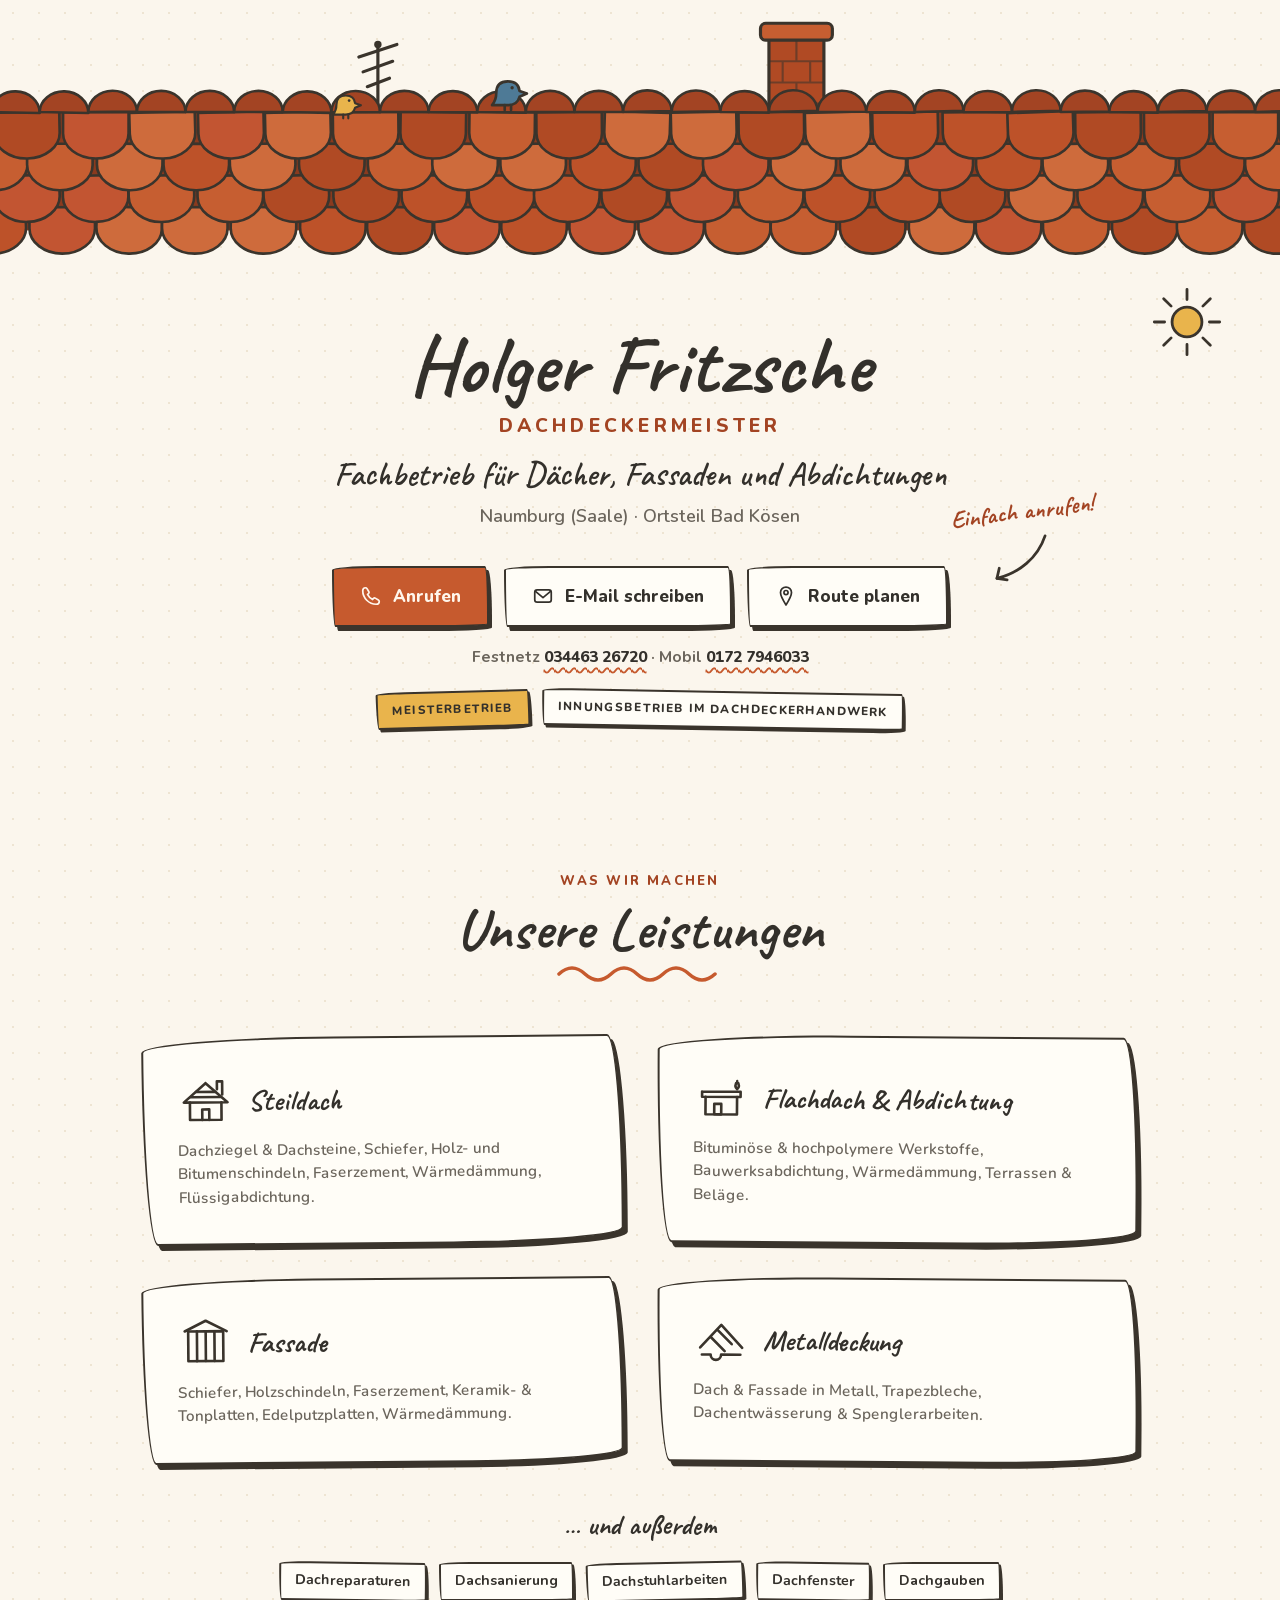
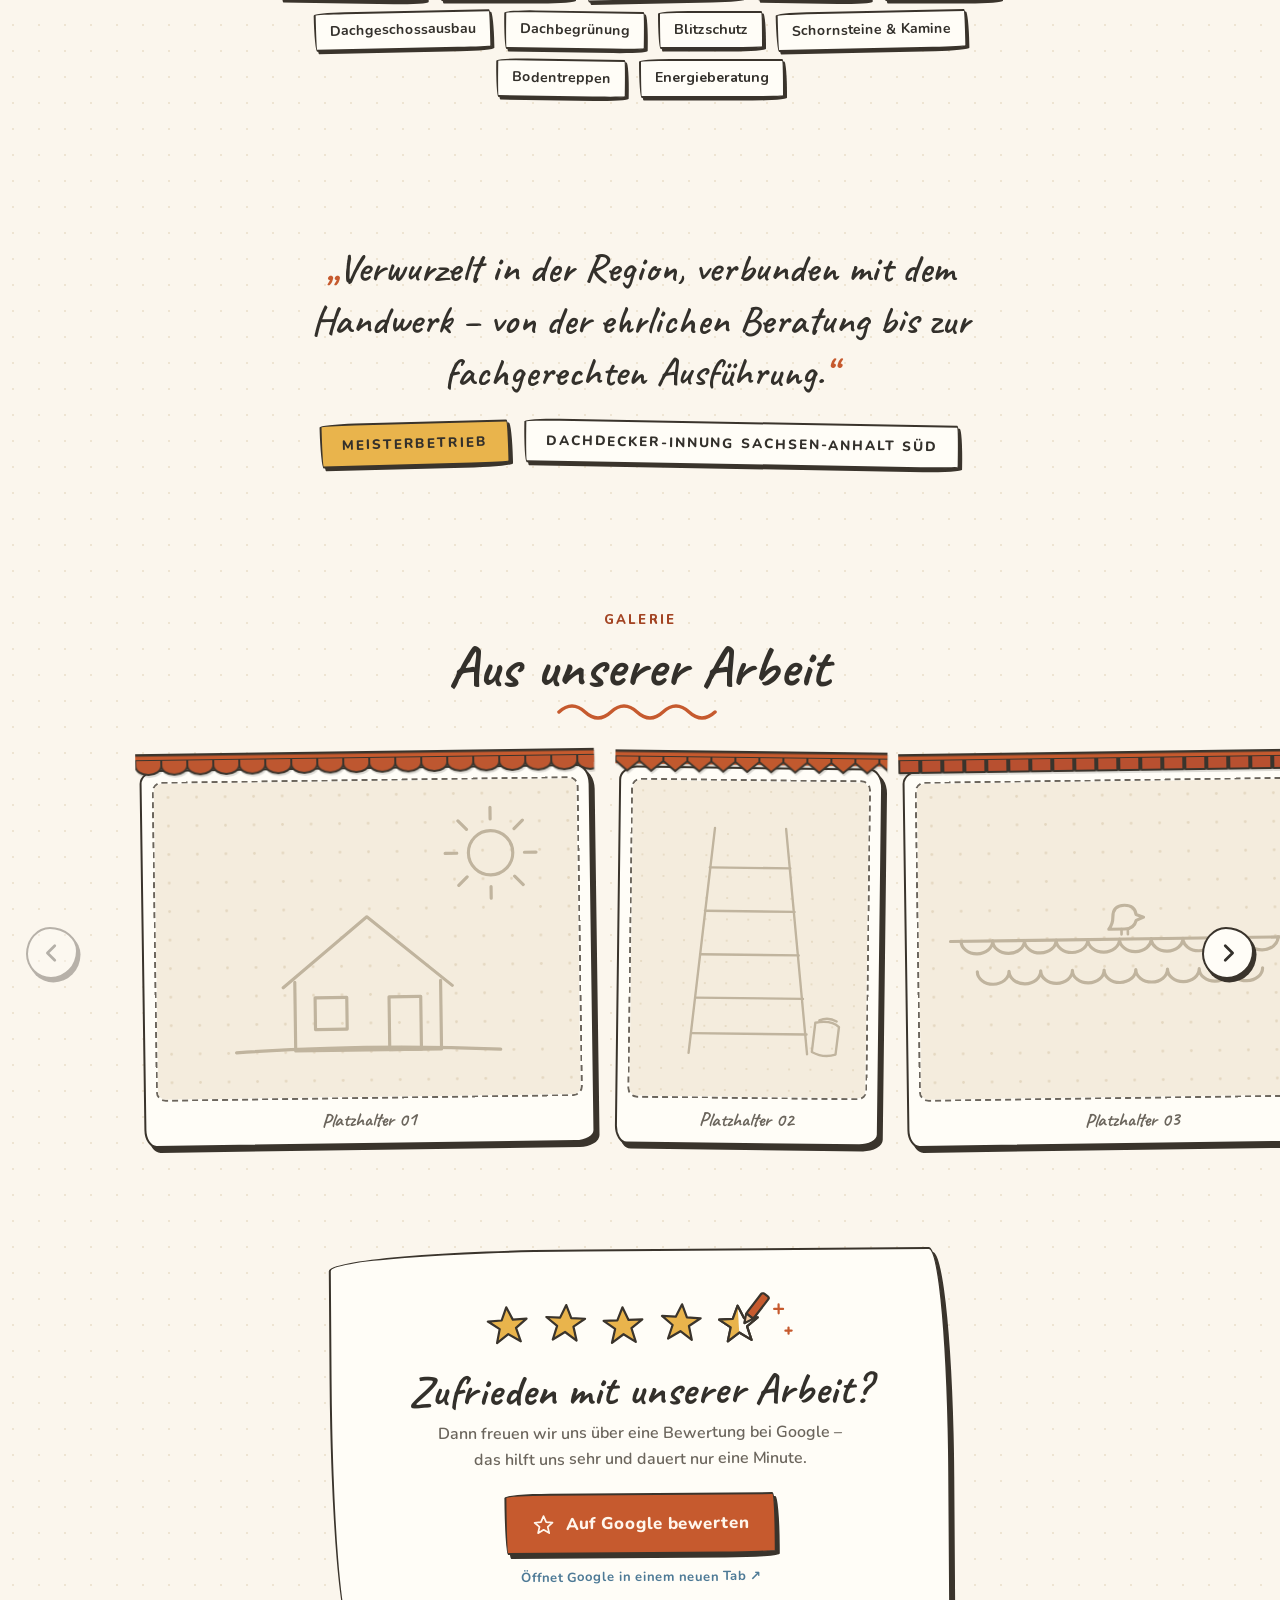
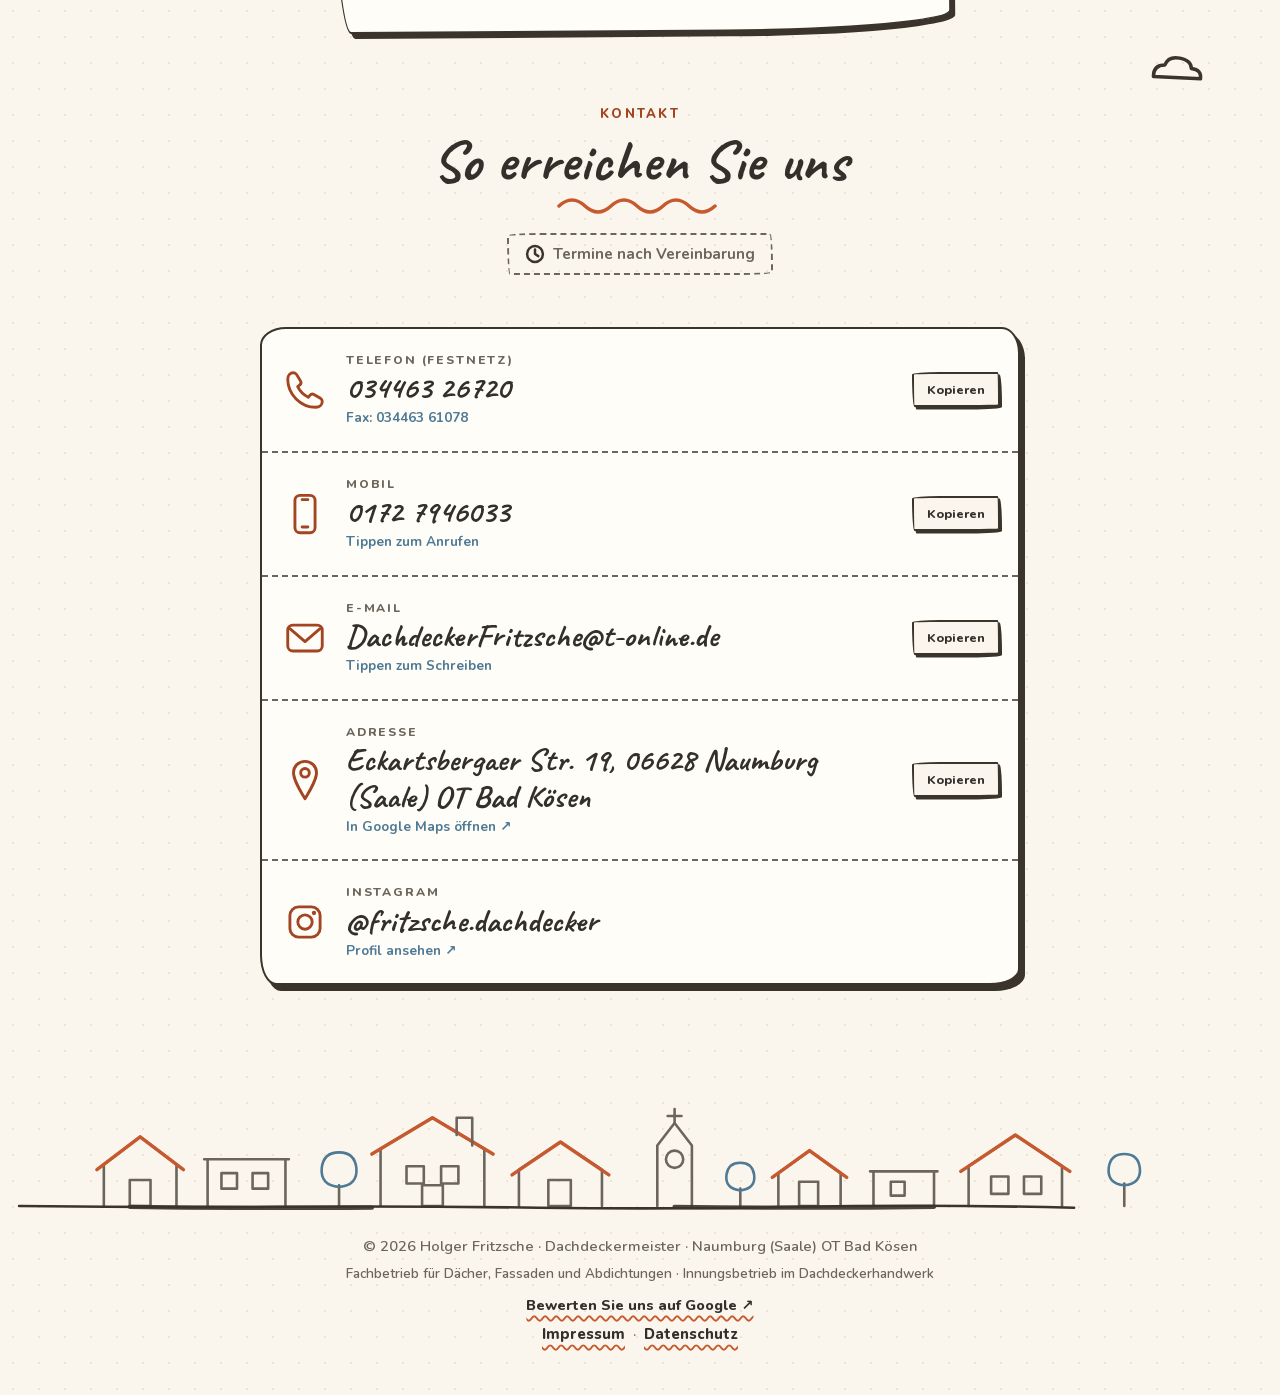
<file: index.html>
<!DOCTYPE html>
<html lang="de">
<head>
<meta charset="UTF-8">
<meta name="viewport" content="width=device-width, initial-scale=1.0">
<title>Dachdecker Naumburg (Saale) &amp; Bad Kösen · Holger Fritzsche Dachdeckermeister</title>
<meta name="description" content="Holger Fritzsche, Dachdeckermeister in Naumburg (Saale) OT Bad Kösen: Fachbetrieb für Dächer, Fassaden und Abdichtungen. Steildach, Flachdach, Metalldeckung. Tel. 034463 26720.">
<link rel="icon" type="image/svg+xml" href="favicon.svg">
<link rel="stylesheet" href="style.css">
<script type="application/ld+json">
{
  "@context": "https://schema.org",
  "@type": "RoofingContractor",
  "name": "Holger Fritzsche Dachdeckermeister",
  "slogan": "Fachbetrieb für Dächer, Fassaden und Abdichtungen",
  "telephone": ["+49 34463 26720", "+49 172 7946033"],
  "faxNumber": "+49 34463 61078",
  "email": "DachdeckerFritzsche@t-online.de",
  "url": "https://dachdecker-fritzsche.de",
  "address": {
    "@type": "PostalAddress",
    "streetAddress": "Eckartsbergaer Str. 19",
    "addressLocality": "Naumburg (Saale) OT Bad Kösen",
    "postalCode": "06628",
    "addressCountry": "DE"
  },
  "memberOf": {
    "@type": "Organization",
    "name": "Dachdecker-Innung Sachsen-Anhalt Süd (LIV Sachsen-Anhalt)"
  },
  "sameAs": ["https://www.instagram.com/fritzsche.dachdecker/"]
}
</script>
</head>
<body>

<!-- ======================= DAS DACH ======================= -->
<header class="roof" aria-hidden="true">
  <svg class="roof-svg shingle-wrap" viewBox="0 0 1480 246" preserveAspectRatio="xMidYMax slice" data-rows="4" data-sky="104">
    <!-- Wolken -->
    <g class="cloud c1" opacity=".9">
      <path d="M20 44 q0 -13 13 -13 q4 -11 17 -9 q13 2 13 11 q11 0 10 11 z" fill="#FFFDF7" stroke="#6B655C" stroke-width="2.5" stroke-linejoin="round"/>
    </g>
    <g class="cloud c2" opacity=".7">
      <path d="M10 70 q0 -10 10 -10 q3 -8 13 -7 q10 2 10 8 q8 1 7 9 z" fill="#FFFDF7" stroke="#6B655C" stroke-width="2.5" stroke-linejoin="round"/>
    </g>
    <!-- Möwe -->
    <g class="flybird">
      <path d="M0 38 q7 -9 14 0 M14 38 q7 -9 14 0" fill="none" stroke="#3A342C" stroke-width="2.5" stroke-linecap="round"/>
    </g>
    <!-- Antenne -->
    <g stroke="#3A342C" stroke-width="3" stroke-linecap="round" fill="none">
      <path d="M492 108 V46"/>
      <path d="M474 54 L510 42 M478 68 L506 58 M482 82 L503 74"/>
      <circle cx="492" cy="42" r="3.5" fill="#3A342C" stroke="none"/>
    </g>
    <!-- Rauch -->
    <g>
      <circle class="puff p1" cx="886" cy="16" r="7"/>
      <circle class="puff p2" cx="893" cy="13" r="9"/>
      <circle class="puff p3" cx="881" cy="15" r="6"/>
    </g>
    <!-- Schornstein -->
    <g>
      <rect x="862" y="36" width="52" height="80" rx="3" fill="#B04A24" stroke="#3A342C" stroke-width="3"/>
      <rect x="854" y="22" width="68" height="16" rx="5" fill="#C65E31" stroke="#3A342C" stroke-width="3"/>
      <path d="M862 58 h52 M862 78 h52 M862 98 h52 M888 38 v20 M875 58 v20 M901 58 v20 M888 78 v20" fill="none" stroke="#3A342C" stroke-width="2" opacity=".55"/>
    </g>
    <!-- Schindeln + First (per JS erzeugt) -->
    <g class="shingles"></g>
    <g class="ridge"></g>
    <!-- Vogel auf dem First -->
    <g transform="translate(598 74)"><g class="bird">
      <path d="M6 14 q0 -11 11 -11 q10 0 11 9 l7 2.5 -7 3 q-2 8 -11 8 l-15 0 q4 -5 4 -11.5 z" fill="#4E7A96" stroke="#3A342C" stroke-width="2.5" stroke-linejoin="round"/>
      <circle cx="21" cy="9" r="1.6" fill="#3A342C"/>
      <path d="M14 25.5 V30 M20 25.5 V30" fill="none" stroke="#3A342C" stroke-width="2.5" stroke-linecap="round"/>
    </g></g>
    <!-- zweiter Vogel neben der Antenne -->
    <g transform="translate(448 88) scale(.8)"><g class="bird">
      <path d="M6 14 q0 -11 11 -11 q10 0 11 9 l7 2.5 -7 3 q-2 8 -11 8 l-15 0 q4 -5 4 -11.5 z" fill="#E9B44C" stroke="#3A342C" stroke-width="2.5" stroke-linejoin="round"/>
      <circle cx="21" cy="9" r="1.6" fill="#3A342C"/>
      <path d="M14 25.5 V30 M20 25.5 V30" fill="none" stroke="#3A342C" stroke-width="2.5" stroke-linecap="round"/>
    </g></g>
  </svg>
</header>

<main>
  <!-- ======================= HERO ======================= -->
  <section class="hero">
    <span class="float-doodle float-doodle--desktop bob" style="right: 4%; top: 20px;">
      <svg width="84" height="84" viewBox="0 0 90 90" aria-hidden="true">
        <g class="sun-spin">
          <circle cx="45" cy="45" r="16" fill="#E9B44C" stroke="#3A342C" stroke-width="3"/>
          <path class="doodle-stroke" d="M45 21 V10 M45 69 v11 M21 45 H10 M69 45 h11 M28 28 L20 20 M62 28 l8 -8 M28 62 l-8 8 M62 62 l8 8"/>
        </g>
      </svg>
    </span>

    <div class="wrap">
      <div class="hero-text">
        <h1>Holger Fritzsche
          <span class="meister">Dachdeckermeister</span>
        </h1>
        <p class="tagline">Fachbetrieb für Dächer, Fassaden und&nbsp;Abdichtungen</p>
        <p class="ort">Naumburg (Saale) · Ortsteil Bad Kösen</p>

        <div class="cta-row">
          <span class="cta-note" aria-hidden="true">
            <span class="note-text">Einfach anrufen!</span>
            <svg viewBox="0 0 80 62">
              <path class="doodle-stroke draw" d="M66 6 C 58 30, 38 46, 14 52"/>
              <path class="doodle-stroke draw" d="M14 52 l11 1.5 M14 52 l2.5 -11"/>
            </svg>
          </span>
          <a class="btn btn--primary" href="tel:+493446326720">
            <svg viewBox="0 0 64 64" aria-hidden="true"><path fill="none" stroke="currentColor" stroke-width="5" stroke-linecap="round" stroke-linejoin="round" d="M16 8 C11 8 8 12 8 17 c0 21 18 39 39 39 5 0 9 -3 9 -8 0 -2 -1 -3.4 -2.6 -4.4 l-9 -5.4 c-1.8 -1 -4 -.6 -5.3 1 l-2.5 3 c-6.4 -3.2 -11.6 -8.4 -14.8 -14.8 l3 -2.5 c1.6 -1.3 2 -3.5 1 -5.3 l-5.4 -9 C19.4 9 17.8 8 16 8 z"/></svg>
            Anrufen
          </a>
          <a class="btn" href="mailto:DachdeckerFritzsche@t-online.de">
            <svg viewBox="0 0 64 64" aria-hidden="true"><g fill="none" stroke="currentColor" stroke-width="5" stroke-linecap="round" stroke-linejoin="round"><rect x="8" y="14" width="48" height="36" rx="7"/><path d="M11 19 L32 37 L53 19"/></g></svg>
            E-Mail schreiben
          </a>
          <a class="btn" href="https://www.google.com/maps/search/?api=1&amp;query=Eckartsbergaer%20Str.%2019%2C%2006628%20Naumburg%20(Saale)%20OT%20Bad%20K%C3%B6sen" target="_blank" rel="noopener">
            <svg viewBox="0 0 64 64" aria-hidden="true"><g fill="none" stroke="currentColor" stroke-width="5" stroke-linecap="round" stroke-linejoin="round"><path d="M32 6 c9 0 16 7 16 16 0 11 -16 36 -16 36 S16 33 16 22 c0 -9 7 -16 16 -16 z"/><circle cx="32" cy="22" r="6"/></g></svg>
            Route planen
          </a>
        </div>

        <p class="phone-line">
          Festnetz <a href="tel:+493446326720">034463 26720</a> · Mobil <a href="tel:+491727946033">0172 7946033</a>
        </p>

        <div class="trust-row">
          <span class="badge badge--inline">Meisterbetrieb</span>
          <span class="badge badge--inline badge--paper">Innungsbetrieb im Dachdeckerhandwerk</span>
        </div>
      </div>

    </div>
  </section>

  <!-- ======================= LEISTUNGEN ======================= -->
  <section class="services">
    <div class="wrap">
      <div class="section-head">
        <span class="kicker">Was wir machen</span>
        <h2>Unsere Leistungen</h2>
        <svg class="squiggle" width="170" height="22" viewBox="0 0 170 22" aria-hidden="true">
          <path class="draw" fill="none" stroke="currentColor" stroke-width="3.5" stroke-linecap="round" d="M4 11 q13 -12 26 0 t26 0 t26 0 t26 0 t26 0 t26 0"/>
        </svg>
      </div>

      <div class="cards cards--services">
        <article class="card card--service">
          <div class="service-head">
            <svg class="icon" viewBox="0 0 64 64" aria-hidden="true">
              <g class="doodle-stroke" stroke="currentColor">
                <path class="draw" d="M32 11 L57 33 H7 Z"/>
                <path class="draw" d="M15 27 H49 M21 21 H43"/>
                <path class="draw" d="M14 33 v20 h36 v-20"/>
                <path class="draw" d="M28 53 v-12 h8 v12"/>
                <path class="draw" d="M45 18 v-9 h6 v15"/>
              </g>
            </svg>
            <h3>Steildach</h3>
          </div>
          <p>Dachziegel &amp; Dachsteine, Schiefer, Holz- und Bitumenschindeln, Faserzement, Wärmedämmung, Flüssigabdichtung.</p>
        </article>

        <article class="card card--service">
          <div class="service-head">
            <svg class="icon" viewBox="0 0 64 64" aria-hidden="true">
              <g class="doodle-stroke" stroke="currentColor">
                <path class="draw" d="M10 24 h44 v6 h-44 z"/>
                <path class="draw" d="M14 30 v20 h36 v-20"/>
                <path class="draw" d="M24 38 h8 v12 h-8 z"/>
                <path class="draw" d="M50 12 q4 6 0 9 q-4 -3 0 -9 z"/>
              </g>
            </svg>
            <h3>Flachdach &amp; Abdichtung</h3>
          </div>
          <p>Bituminöse &amp; hochpolymere Werkstoffe, Bauwerksabdichtung, Wärmedämmung, Terrassen &amp; Beläge.</p>
        </article>

        <article class="card card--service">
          <div class="service-head">
            <svg class="icon" viewBox="0 0 64 64" aria-hidden="true">
              <g class="doodle-stroke" stroke="currentColor">
                <path class="draw" d="M12 18 h40 v34 h-40 z"/>
                <path class="draw" d="M22 18 v34 M32 18 v34 M42 18 v34"/>
                <path class="draw" d="M8 18 L32 6 L56 18"/>
              </g>
            </svg>
            <h3>Fassade</h3>
          </div>
          <p>Schiefer, Holzschindeln, Faserzement, Keramik- &amp; Tonplatten, Edelputzplatten, Wärmedämmung.</p>
        </article>

        <article class="card card--service">
          <div class="service-head">
            <svg class="icon" viewBox="0 0 64 64" aria-hidden="true">
              <g class="doodle-stroke" stroke="currentColor">
                <path class="draw" d="M8 40 L32 14 L56 40"/>
                <path class="draw" d="M20 28 L36 44 M28 20 L44 36"/>
                <path class="draw" d="M10 48 h10 a6 6 0 0 0 12 0 h22"/>
              </g>
            </svg>
            <h3>Metalldeckung</h3>
          </div>
          <p>Dach &amp; Fassade in Metall, Trapezbleche, Dachentwässerung &amp; Spenglerarbeiten.</p>
        </article>
      </div>

      <div class="more-services">
        <p class="more-title">… und außerdem</p>
        <div class="chip-cloud">
          <span class="tagchip">Dachreparaturen</span>
          <span class="tagchip">Dachsanierung</span>
          <span class="tagchip">Dachstuhlarbeiten</span>
          <span class="tagchip">Dachfenster</span>
          <span class="tagchip">Dachgauben</span>
          <span class="tagchip">Dachgeschossausbau</span>
          <span class="tagchip">Dachbegrünung</span>
          <span class="tagchip">Blitzschutz</span>
          <span class="tagchip">Schornsteine &amp; Kamine</span>
          <span class="tagchip">Bodentreppen</span>
          <span class="tagchip">Energieberatung</span>
        </div>
      </div>
    </div>
  </section>

  <!-- ======================= ÜBER UNS ======================= -->
  <section class="about">
    <div class="wrap">
      <blockquote>
        <span class="mark">„</span>Verwurzelt in der Region, verbunden mit dem Handwerk –
        von der ehrlichen Beratung bis zur fachgerechten Ausführung.<span class="mark">“</span>
      </blockquote>
      <div class="badges-row">
        <span class="badge">Meisterbetrieb</span>
        <span class="badge badge--paper">Dachdecker-Innung Sachsen-Anhalt Süd</span>
      </div>
    </div>
  </section>

  <!-- ======================= GALERIE ======================= -->
  <section class="gallery" id="galerie">
    <div class="wrap">
      <div class="section-head">
        <span class="kicker">Galerie</span>
        <h2>Aus unserer Arbeit</h2>
        <svg class="squiggle" width="170" height="22" viewBox="0 0 170 22" aria-hidden="true">
          <path class="draw" fill="none" stroke="currentColor" stroke-width="3.5" stroke-linecap="round" d="M4 11 q13 -12 26 0 t26 0 t26 0 t26 0 t26 0 t26 0"/>
        </svg>
      </div>
    </div>

    <div class="gallery-shell">
      <button class="gal-btn prev" type="button" aria-label="Vorheriges Bild">
        <svg viewBox="0 0 24 24" aria-hidden="true"><path fill="none" stroke="currentColor" stroke-width="3" stroke-linecap="round" stroke-linejoin="round" d="M15 4 L7 12 l8 8"/></svg>
      </button>
      <button class="gal-btn next" type="button" aria-label="Nächstes Bild">
        <svg viewBox="0 0 24 24" aria-hidden="true"><path fill="none" stroke="currentColor" stroke-width="3" stroke-linecap="round" stroke-linejoin="round" d="M9 4 l8 8 -8 8"/></svg>
      </button>

      <div class="gallery-scroller" role="region" aria-label="Bildergalerie" tabindex="0">

        <figure class="gallery-item is-land">
          <span class="gallery-roof" aria-hidden="true">
            <svg preserveAspectRatio="none" xmlns="http://www.w3.org/2000/svg">
              <defs><pattern id="roofR1" patternUnits="userSpaceOnUse" width="26" height="26">
                <path d="M0 6 h26 v6 a13 9 0 0 1 -26 0 z" fill="#BE5730" stroke="#3A342C" stroke-width="2" stroke-linejoin="round"/>
              </pattern></defs>
              <rect x="0" y="2" width="100%" height="12" fill="#C65A2E"/>
              <rect x="0" y="0" width="100%" height="2.5" fill="#3A342C"/>
              <rect x="0" y="6" width="100%" height="20" fill="url(#roofR1)"/>
            </svg>
          </span>
          <div class="gallery-media">
            <svg viewBox="0 0 800 600" preserveAspectRatio="xMidYMid slice" aria-hidden="true">
              <rect width="800" height="600" fill="#F4ECDD"/>
              <defs><pattern id="gdotA" width="54" height="54" patternUnits="userSpaceOnUse"><circle cx="27" cy="27" r="2.6" fill="#E4D7C0"/></pattern></defs>
              <rect width="800" height="600" fill="url(#gdotA)"/>
              <g fill="none" stroke="#C0B49E" stroke-width="6" stroke-linecap="round" stroke-linejoin="round">
                <circle cx="636" cy="140" r="42"/>
                <path d="M636 76 v-22 M636 204 v22 M572 140 h-22 M700 140 h22 M591 95 l-16 -16 M681 95 l16 -16 M591 185 l-16 16 M681 185 l16 16"/>
                <path d="M240 390 L400 258 L560 390"/>
                <path d="M262 380 v130 h276 v-130"/>
                <rect x="300" y="410" width="60" height="60"/>
                <rect x="440" y="410" width="60" height="100"/>
                <path d="M150 512 q250 -14 500 0"/>
              </g>
            </svg>
          </div>
          <figcaption>Platzhalter 01</figcaption>
        </figure>

        <figure class="gallery-item is-port">
          <span class="gallery-roof" aria-hidden="true">
            <svg preserveAspectRatio="none" xmlns="http://www.w3.org/2000/svg">
              <defs><pattern id="roofR2" patternUnits="userSpaceOnUse" width="24" height="26">
                <path d="M0 6 h24 v5 l-12 10 l-12 -10 z" fill="#C1592E" stroke="#3A342C" stroke-width="2" stroke-linejoin="round"/>
              </pattern></defs>
              <rect x="0" y="2" width="100%" height="12" fill="#C65A2E"/>
              <rect x="0" y="0" width="100%" height="2.5" fill="#3A342C"/>
              <rect x="0" y="6" width="100%" height="20" fill="url(#roofR2)"/>
            </svg>
          </span>
          <div class="gallery-media">
            <svg viewBox="0 0 600 800" preserveAspectRatio="xMidYMid slice" aria-hidden="true">
              <rect width="600" height="800" fill="#F4ECDD"/>
              <defs><pattern id="gdotB" width="54" height="54" patternUnits="userSpaceOnUse"><circle cx="27" cy="27" r="2.6" fill="#E4D7C0"/></pattern></defs>
              <rect width="600" height="800" fill="url(#gdotB)"/>
              <g fill="none" stroke="#C0B49E" stroke-width="6" stroke-linecap="round" stroke-linejoin="round">
                <path d="M210 120 L150 690 M390 120 L450 690"/>
                <path d="M198 220 H402 M187 330 H414 M176 440 H426 M165 550 H438 M156 640 H448"/>
                <path d="M470 610 q40 -8 60 10 l-8 70 q-30 10 -60 -6 z"/>
                <path d="M480 604 q22 -10 44 2"/>
              </g>
            </svg>
          </div>
          <figcaption>Platzhalter 02</figcaption>
        </figure>

        <figure class="gallery-item is-land">
          <span class="gallery-roof" aria-hidden="true">
            <svg preserveAspectRatio="none" xmlns="http://www.w3.org/2000/svg">
              <defs><pattern id="roofR3" patternUnits="userSpaceOnUse" width="22" height="26">
                <path d="M1 6 h20 v13 h-20 z" fill="#B85030" stroke="#3A342C" stroke-width="2" stroke-linejoin="round"/>
              </pattern></defs>
              <rect x="0" y="2" width="100%" height="12" fill="#C65A2E"/>
              <rect x="0" y="0" width="100%" height="2.5" fill="#3A342C"/>
              <rect x="0" y="6" width="100%" height="20" fill="url(#roofR3)"/>
            </svg>
          </span>
          <div class="gallery-media">
            <svg viewBox="0 0 800 600" preserveAspectRatio="xMidYMid slice" aria-hidden="true">
              <rect width="800" height="600" fill="#F4ECDD"/>
              <defs><pattern id="gdotC" width="54" height="54" patternUnits="userSpaceOnUse"><circle cx="27" cy="27" r="2.6" fill="#E4D7C0"/></pattern></defs>
              <rect width="800" height="600" fill="url(#gdotC)"/>
              <g fill="none" stroke="#C0B49E" stroke-width="6" stroke-linecap="round" stroke-linejoin="round">
                <path d="M60 300 L740 300"/>
                <path d="M80 300 a30 24 0 0 0 60 0 M140 300 a30 24 0 0 0 60 0 M200 300 a30 24 0 0 0 60 0 M260 300 a30 24 0 0 0 60 0 M320 300 a30 24 0 0 0 60 0 M380 300 a30 24 0 0 0 60 0 M440 300 a30 24 0 0 0 60 0 M500 300 a30 24 0 0 0 60 0 M560 300 a30 24 0 0 0 60 0 M620 300 a30 24 0 0 0 60 0"/>
                <path d="M110 358 a30 24 0 0 0 60 0 M170 358 a30 24 0 0 0 60 0 M230 358 a30 24 0 0 0 60 0 M290 358 a30 24 0 0 0 60 0 M350 358 a30 24 0 0 0 60 0 M410 358 a30 24 0 0 0 60 0 M470 358 a30 24 0 0 0 60 0 M530 358 a30 24 0 0 0 60 0 M590 358 a30 24 0 0 0 60 0"/>
                <path d="M368 258 q0 -22 22 -22 q20 0 22 18 l14 5 -14 6 q-4 16 -22 16 l-30 0 q8 -10 8 -23 z"/>
                <path d="M384 281 v10 M396 281 v10" stroke-width="5"/>
              </g>
            </svg>
          </div>
          <figcaption>Platzhalter 03</figcaption>
        </figure>

        <figure class="gallery-item is-port">
          <span class="gallery-roof" aria-hidden="true">
            <svg preserveAspectRatio="none" xmlns="http://www.w3.org/2000/svg">
              <defs><pattern id="roofR4" patternUnits="userSpaceOnUse" width="26" height="26">
                <path d="M0 6 h26 v6 a13 9 0 0 1 -26 0 z" fill="#BE5730" stroke="#3A342C" stroke-width="2" stroke-linejoin="round"/>
              </pattern></defs>
              <rect x="0" y="2" width="100%" height="12" fill="#C65A2E"/>
              <rect x="0" y="0" width="100%" height="2.5" fill="#3A342C"/>
              <rect x="0" y="6" width="100%" height="20" fill="url(#roofR4)"/>
            </svg>
          </span>
          <div class="gallery-media">
            <svg viewBox="0 0 600 800" preserveAspectRatio="xMidYMid slice" aria-hidden="true">
              <rect width="600" height="800" fill="#F4ECDD"/>
              <defs><pattern id="gdotD" width="54" height="54" patternUnits="userSpaceOnUse"><circle cx="27" cy="27" r="2.6" fill="#E4D7C0"/></pattern></defs>
              <rect width="600" height="800" fill="url(#gdotD)"/>
              <g fill="none" stroke="#C0B49E" stroke-width="6" stroke-linecap="round" stroke-linejoin="round">
                <rect x="230" y="330" width="140" height="330" rx="8"/>
                <rect x="205" y="290" width="190" height="42" rx="10"/>
                <path d="M230 420 h140 M230 510 h140 M230 600 h140 M300 330 v90 M265 420 v90 M335 420 v90 M300 510 v90"/>
                <circle cx="285" cy="225" r="26"/>
                <circle cx="330" cy="195" r="34"/>
                <circle cx="280" cy="155" r="24"/>
              </g>
            </svg>
          </div>
          <figcaption>Platzhalter 04</figcaption>
        </figure>

        <figure class="gallery-item is-land">
          <span class="gallery-roof" aria-hidden="true">
            <svg preserveAspectRatio="none" xmlns="http://www.w3.org/2000/svg">
              <defs><pattern id="roofR5" patternUnits="userSpaceOnUse" width="24" height="26">
                <path d="M0 6 h24 v5 l-12 10 l-12 -10 z" fill="#C1592E" stroke="#3A342C" stroke-width="2" stroke-linejoin="round"/>
              </pattern></defs>
              <rect x="0" y="2" width="100%" height="12" fill="#C65A2E"/>
              <rect x="0" y="0" width="100%" height="2.5" fill="#3A342C"/>
              <rect x="0" y="6" width="100%" height="20" fill="url(#roofR5)"/>
            </svg>
          </span>
          <div class="gallery-media">
            <svg viewBox="0 0 800 600" preserveAspectRatio="xMidYMid slice" aria-hidden="true">
              <rect width="800" height="600" fill="#F4ECDD"/>
              <defs><pattern id="gdotE" width="54" height="54" patternUnits="userSpaceOnUse"><circle cx="27" cy="27" r="2.6" fill="#E4D7C0"/></pattern></defs>
              <rect width="800" height="600" fill="url(#gdotE)"/>
              <g fill="none" stroke="#C0B49E" stroke-width="6" stroke-linecap="round" stroke-linejoin="round">
                <path d="M120 420 L680 380 l6 60 -560 40 z"/>
                <path d="M200 414 v52 M320 406 v52 M440 397 v52 M560 389 v52"/>
                <path d="M280 240 L320 200 q22 6 30 28 l-28 28 z"/>
                <path d="M296 262 L250 320" stroke-width="8"/>
                <path d="M420 250 h44 M442 250 v58 M434 308 l8 16 8 -16" stroke-width="5"/>
                <path d="M540 230 h36 M558 230 v48 M551 278 l7 14 7 -14" stroke-width="5"/>
              </g>
            </svg>
          </div>
          <figcaption>Platzhalter 05</figcaption>
        </figure>

        <figure class="gallery-item is-port">
          <span class="gallery-roof" aria-hidden="true">
            <svg preserveAspectRatio="none" xmlns="http://www.w3.org/2000/svg">
              <defs><pattern id="roofR6" patternUnits="userSpaceOnUse" width="22" height="26">
                <path d="M1 6 h20 v13 h-20 z" fill="#B85030" stroke="#3A342C" stroke-width="2" stroke-linejoin="round"/>
              </pattern></defs>
              <rect x="0" y="2" width="100%" height="12" fill="#C65A2E"/>
              <rect x="0" y="0" width="100%" height="2.5" fill="#3A342C"/>
              <rect x="0" y="6" width="100%" height="20" fill="url(#roofR6)"/>
            </svg>
          </span>
          <div class="gallery-media">
            <svg viewBox="0 0 600 800" preserveAspectRatio="xMidYMid slice" aria-hidden="true">
              <rect width="600" height="800" fill="#F4ECDD"/>
              <defs><pattern id="gdotF" width="54" height="54" patternUnits="userSpaceOnUse"><circle cx="27" cy="27" r="2.6" fill="#E4D7C0"/></pattern></defs>
              <rect width="600" height="800" fill="url(#gdotF)"/>
              <g fill="none" stroke="#C0B49E" stroke-width="6" stroke-linecap="round" stroke-linejoin="round">
                <path d="M120 430 L300 280 L480 430"/>
                <path d="M150 415 v240 h300 v-240"/>
                <path d="M245 380 L300 335 L355 380 v70 h-110 z"/>
                <rect x="272" y="392" width="56" height="58"/>
                <path d="M210 520 h60 v70 h-60 z M330 520 h60 v70 h-60 z"/>
                <path d="M80 668 q220 -14 440 0"/>
              </g>
            </svg>
          </div>
          <figcaption>Platzhalter 06</figcaption>
        </figure>

      </div>
    </div>
  </section>

  <!-- ======================= GOOGLE-BEWERTUNG ======================= -->
  <section class="review" id="bewertung">
    <div class="wrap">
      <div class="review-card">
        <svg class="review-stars" viewBox="0 0 360 74" aria-hidden="true">
          <defs>
            <path id="star-shape" d="M0 -21 L6.3 -6.6 L21.8 -6.6 L9.2 2.9 L13.4 18.4 L0 9.3 L-13.4 18.4 L-9.2 2.9 L-21.8 -6.6 L-6.3 -6.6 Z"/>
            <clipPath id="star-half"><rect x="-24" y="-24" width="24" height="48"/></clipPath>
          </defs>
          <g stroke="#3A342C" stroke-width="2.5" stroke-linejoin="round">
            <use href="#star-shape" transform="translate(32 36) rotate(-4)" fill="#E9B44C"/>
            <use href="#star-shape" transform="translate(97 34) rotate(3)" fill="#E9B44C"/>
            <use href="#star-shape" transform="translate(162 37) rotate(-2)" fill="#E9B44C"/>
            <use href="#star-shape" transform="translate(227 34) rotate(4)" fill="#E9B44C"/>
            <!-- fünfter Stern: wird gerade ausgemalt -->
            <g transform="translate(292 36) rotate(-3)">
              <use href="#star-shape" fill="#FFFDF7"/>
              <use href="#star-shape" fill="#E9B44C" clip-path="url(#star-half)" stroke="none"/>
              <use href="#star-shape" fill="none"/>
            </g>
          </g>
          <!-- Stift -->
          <g transform="translate(302 30) rotate(38)">
            <rect x="-5" y="-34" width="10" height="30" rx="2.5" fill="#C65A2E" stroke="#3A342C" stroke-width="2.5"/>
            <path d="M-5 -4 L0 6 L5 -4 z" fill="#F2C9A0" stroke="#3A342C" stroke-width="2.5" stroke-linejoin="round"/>
            <circle cx="0" cy="4.6" r="1.6" fill="#3A342C"/>
          </g>
          <!-- Funkel -->
          <path d="M337 14 v10 M332 19 h10 M348 40 v7 M344.5 43.5 h7" stroke="#C65A2E" stroke-width="2.5" stroke-linecap="round"/>
        </svg>

        <h2>Zufrieden mit unserer Arbeit?</h2>
        <p class="review-text">Dann freuen wir uns über eine Bewertung bei Google – das hilft uns sehr und dauert nur eine Minute.</p>
        <a class="btn btn--primary" href="https://search.google.com/local/writereview?placeid=ChIJlRfBt9uYpkcRta61vnYavNM" target="_blank" rel="noopener">
          <svg viewBox="0 0 64 64" aria-hidden="true"><path fill="none" stroke="currentColor" stroke-width="5" stroke-linejoin="round" d="M32 7 L39.6 24.4 L58 26.2 L44 38.6 L48.2 56.6 L32 46.8 L15.8 56.6 L20 38.6 L6 26.2 L24.4 24.4 Z"/></svg>
          Auf Google bewerten
        </a>
        <p class="review-hint">Öffnet Google in einem neuen Tab ↗</p>
      </div>
    </div>
  </section>

  <!-- ======================= KONTAKT ======================= -->
  <section class="contact" id="kontakt">
    <span class="float-doodle float-doodle--desktop bob" style="right: 5%; top: 10px;">
      <svg width="70" height="46" viewBox="0 0 60 40" aria-hidden="true">
        <path class="doodle-stroke" d="M6 30 q0 -10 10 -10 q3 -8 13 -6 q10 2 10 9 q9 1 8 9 z"/>
      </svg>
    </span>

    <div class="wrap">
      <div class="section-head">
        <span class="kicker">Kontakt</span>
        <h2>So erreichen Sie uns</h2>
        <svg class="squiggle" width="170" height="22" viewBox="0 0 170 22" aria-hidden="true">
          <path class="draw" fill="none" stroke="currentColor" stroke-width="3.5" stroke-linecap="round" d="M4 11 q13 -12 26 0 t26 0 t26 0 t26 0 t26 0 t26 0"/>
        </svg>
        <p class="contact-note">
          <svg width="20" height="20" viewBox="0 0 24 24" aria-hidden="true"><g class="doodle-stroke" stroke-width="2"><circle cx="12" cy="12" r="9.5"/><path d="M12 6.5 V12 l4 2.5"/></g></svg>
          Termine nach Vereinbarung
        </p>
      </div>

      <div class="contact-card">
        <div class="contact-row">
          <a class="contact-main" href="tel:+493446326720">
            <svg class="contact-icon" viewBox="0 0 64 64" aria-hidden="true"><path fill="none" stroke="currentColor" stroke-width="4" stroke-linecap="round" stroke-linejoin="round" d="M16 8 C11 8 8 12 8 17 c0 21 18 39 39 39 5 0 9 -3 9 -8 0 -2 -1 -3.4 -2.6 -4.4 l-9 -5.4 c-1.8 -1 -4 -.6 -5.3 1 l-2.5 3 c-6.4 -3.2 -11.6 -8.4 -14.8 -14.8 l3 -2.5 c1.6 -1.3 2 -3.5 1 -5.3 l-5.4 -9 C19.4 9 17.8 8 16 8 z"/></svg>
            <span class="contact-text">
              <span class="contact-label">Telefon (Festnetz)</span>
              <span class="contact-value">034463 26720</span>
              <span class="contact-hint">Fax: 034463 61078</span>
            </span>
          </a>
          <button class="chip" type="button" data-copy="034463 26720">Kopieren</button>
        </div>

        <div class="contact-row">
          <a class="contact-main" href="tel:+491727946033">
            <svg class="contact-icon" viewBox="0 0 64 64" aria-hidden="true"><g fill="none" stroke="currentColor" stroke-width="4" stroke-linecap="round" stroke-linejoin="round"><rect x="18" y="6" width="28" height="52" rx="7"/><path d="M28 12 h8 M28 50 h8"/></g></svg>
            <span class="contact-text">
              <span class="contact-label">Mobil</span>
              <span class="contact-value">0172 7946033</span>
              <span class="contact-hint">Tippen zum Anrufen</span>
            </span>
          </a>
          <button class="chip" type="button" data-copy="0172 7946033">Kopieren</button>
        </div>

        <div class="contact-row">
          <a class="contact-main" href="mailto:DachdeckerFritzsche@t-online.de">
            <svg class="contact-icon" viewBox="0 0 64 64" aria-hidden="true"><g fill="none" stroke="currentColor" stroke-width="4" stroke-linecap="round" stroke-linejoin="round"><rect x="8" y="14" width="48" height="36" rx="7"/><path d="M11 19 L32 37 L53 19"/></g></svg>
            <span class="contact-text">
              <span class="contact-label">E-Mail</span>
              <span class="contact-value">DachdeckerFritzsche@t-online.de</span>
              <span class="contact-hint">Tippen zum Schreiben</span>
            </span>
          </a>
          <button class="chip" type="button" data-copy="DachdeckerFritzsche@t-online.de">Kopieren</button>
        </div>

        <div class="contact-row">
          <a class="contact-main" href="https://www.google.com/maps/search/?api=1&amp;query=Eckartsbergaer%20Str.%2019%2C%2006628%20Naumburg%20(Saale)%20OT%20Bad%20K%C3%B6sen" target="_blank" rel="noopener">
            <svg class="contact-icon" viewBox="0 0 64 64" aria-hidden="true"><g fill="none" stroke="currentColor" stroke-width="4" stroke-linecap="round" stroke-linejoin="round"><path d="M32 6 c9 0 16 7 16 16 0 11 -16 36 -16 36 S16 33 16 22 c0 -9 7 -16 16 -16 z"/><circle cx="32" cy="22" r="6"/></g></svg>
            <span class="contact-text">
              <span class="contact-label">Adresse</span>
              <span class="contact-value">Eckartsbergaer Str. 19, 06628 Naumburg (Saale) OT Bad Kösen</span>
              <span class="contact-hint">In Google Maps öffnen ↗</span>
            </span>
          </a>
          <button class="chip" type="button" data-copy="Eckartsbergaer Str. 19, 06628 Naumburg (Saale) OT Bad Kösen">Kopieren</button>
        </div>

        <div class="contact-row">
          <a class="contact-main" href="https://www.instagram.com/fritzsche.dachdecker/" target="_blank" rel="noopener">
            <svg class="contact-icon" viewBox="0 0 64 64" aria-hidden="true"><g fill="none" stroke="currentColor" stroke-width="4" stroke-linecap="round" stroke-linejoin="round"><rect x="11" y="11" width="42" height="42" rx="12"/><circle cx="32" cy="32" r="10"/><circle cx="44.5" cy="19.5" r="3" fill="currentColor" stroke="none"/></g></svg>
            <span class="contact-text">
              <span class="contact-label">Instagram</span>
              <span class="contact-value">@fritzsche.dachdecker</span>
              <span class="contact-hint">Profil ansehen ↗</span>
            </span>
          </a>
        </div>
      </div>
    </div>
  </section>

  <!-- ======================= SKYLINE ======================= -->
  <div class="skyline" aria-hidden="true">
    <svg viewBox="0 0 1480 130" preserveAspectRatio="xMidYMax meet">
      <g fill="none" stroke="#6B655C" stroke-width="3" stroke-linecap="round" stroke-linejoin="round">
        <!-- Haus 1: Satteldach -->
        <path d="M120 126 V78 L162 46 L204 78 V126"/>
        <path d="M112 84 L162 46 L212 84" stroke="#C65A2E" stroke-width="4"/>
        <rect x="150" y="96" width="24" height="30"/>
        <!-- Haus 2: Flachdach -->
        <path d="M240 126 V72 H330 V126 M236 72 H334"/>
        <rect x="256" y="88" width="18" height="18"/>
        <rect x="292" y="88" width="18" height="18"/>
        <!-- Baum -->
        <path d="M392 126 V102"/>
        <path d="M392 104 q-22 -2 -20 -22 q2 -18 20 -18 q18 0 20 18 q2 20 -20 22 z" stroke="#4E7A96"/>
        <!-- Haus 3: großes Haus mit Schornstein -->
        <path d="M440 126 V60 L500 24 L560 60 V126"/>
        <path d="M430 66 L500 24 L570 66" stroke="#C65A2E" stroke-width="4"/>
        <path d="M528 44 v-20 h18 v32"/>
        <rect x="470" y="80" width="20" height="20"/>
        <rect x="510" y="80" width="20" height="20"/>
        <rect x="488" y="102" width="24" height="24"/>
        <!-- Haus 4: Gaube -->
        <path d="M600 126 V84 L648 52 L696 84 V126"/>
        <path d="M592 90 L648 52 L704 90" stroke="#C65A2E" stroke-width="4"/>
        <rect x="634" y="96" width="26" height="30"/>
        <!-- Kirchturm -->
        <path d="M760 126 V56 L780 30 L800 56 V126"/>
        <path d="M780 30 V14 M772 22 h16"/>
        <circle cx="780" cy="72" r="10"/>
        <!-- Baum 2 -->
        <path d="M856 126 V106"/>
        <path d="M856 108 q-18 -2 -16 -18 q2 -14 16 -14 q14 0 16 14 q2 16 -16 18 z" stroke="#4E7A96"/>
        <!-- Haus 5: klein -->
        <path d="M900 126 V88 L936 62 L972 88 V126"/>
        <path d="M893 93 L936 62 L979 93" stroke="#C65A2E" stroke-width="4"/>
        <rect x="924" y="98" width="22" height="28"/>
        <!-- Haus 6: Flachdach klein -->
        <path d="M1010 126 V86 H1080 V126 M1006 86 H1084"/>
        <rect x="1030" y="98" width="16" height="16"/>
        <!-- Haus 7: Satteldach weit -->
        <path d="M1120 126 V80 L1174 44 L1228 80 V126"/>
        <path d="M1111 86 L1174 44 L1237 86" stroke="#C65A2E" stroke-width="4"/>
        <rect x="1146" y="92" width="20" height="20"/>
        <rect x="1184" y="92" width="20" height="20"/>
        <!-- Baum 3 -->
        <path d="M1300 126 V100"/>
        <path d="M1300 102 q-20 -2 -18 -20 q2 -16 18 -16 q16 0 18 16 q2 18 -18 20 z" stroke="#4E7A96"/>
      </g>
      <!-- Boden: flach auf Höhe der Hausfüße, nur leicht wellig -->
      <path d="M22 126 q150 2 300 1 t300 1 t300 -1 t320 1" fill="none" stroke="#3A342C" stroke-width="3" stroke-linecap="round"/>
      <path d="M150 127 q140 2 280 1" fill="none" stroke="#3A342C" stroke-width="5" stroke-linecap="round" opacity=".9"/>
      <path d="M780 127 q150 2 300 0" fill="none" stroke="#3A342C" stroke-width="5" stroke-linecap="round" opacity=".9"/>
    </svg>
  </div>
</main>

<!-- ======================= FOOTER ======================= -->
<footer>
  <p>© <span class="year">2026</span> Holger Fritzsche · Dachdeckermeister · Naumburg (Saale) OT Bad Kösen</p>
  <p class="foot-sub">Fachbetrieb für Dächer, Fassaden und Abdichtungen · Innungsbetrieb im Dachdeckerhandwerk</p>
  <p class="foot-review"><a href="https://search.google.com/local/writereview?placeid=ChIJlRfBt9uYpkcRta61vnYavNM" target="_blank" rel="noopener">Bewerten Sie uns auf Google ↗</a></p>
  <p class="foot-links">
    <a href="impressum.html">Impressum</a> &nbsp;·&nbsp;
    <a href="datenschutz.html">Datenschutz</a>
  </p>
</footer>

<!-- ======================= MOBILE-LEISTE ======================= -->
<nav class="mobile-bar" aria-label="Schnellkontakt">
  <a class="bar-primary" href="tel:+493446326720">
    <svg viewBox="0 0 64 64" aria-hidden="true"><path fill="none" stroke="currentColor" stroke-width="5" stroke-linecap="round" stroke-linejoin="round" d="M16 8 C11 8 8 12 8 17 c0 21 18 39 39 39 5 0 9 -3 9 -8 0 -2 -1 -3.4 -2.6 -4.4 l-9 -5.4 c-1.8 -1 -4 -.6 -5.3 1 l-2.5 3 c-6.4 -3.2 -11.6 -8.4 -14.8 -14.8 l3 -2.5 c1.6 -1.3 2 -3.5 1 -5.3 l-5.4 -9 C19.4 9 17.8 8 16 8 z"/></svg>
    Anrufen
  </a>
  <a href="mailto:DachdeckerFritzsche@t-online.de">
    <svg viewBox="0 0 64 64" aria-hidden="true"><g fill="none" stroke="currentColor" stroke-width="5" stroke-linecap="round" stroke-linejoin="round"><rect x="8" y="14" width="48" height="36" rx="7"/><path d="M11 19 L32 37 L53 19"/></g></svg>
    E-Mail
  </a>
  <a href="https://www.google.com/maps/search/?api=1&amp;query=Eckartsbergaer%20Str.%2019%2C%2006628%20Naumburg%20(Saale)%20OT%20Bad%20K%C3%B6sen" target="_blank" rel="noopener">
    <svg viewBox="0 0 64 64" aria-hidden="true"><g fill="none" stroke="currentColor" stroke-width="5" stroke-linecap="round" stroke-linejoin="round"><path d="M32 6 c9 0 16 7 16 16 0 11 -16 36 -16 36 S16 33 16 22 c0 -9 7 -16 16 -16 z"/><circle cx="32" cy="22" r="6"/></g></svg>
    Karte
  </a>
</nav>

<script src="doodles.js"></script>
</body>
</html>
</file>
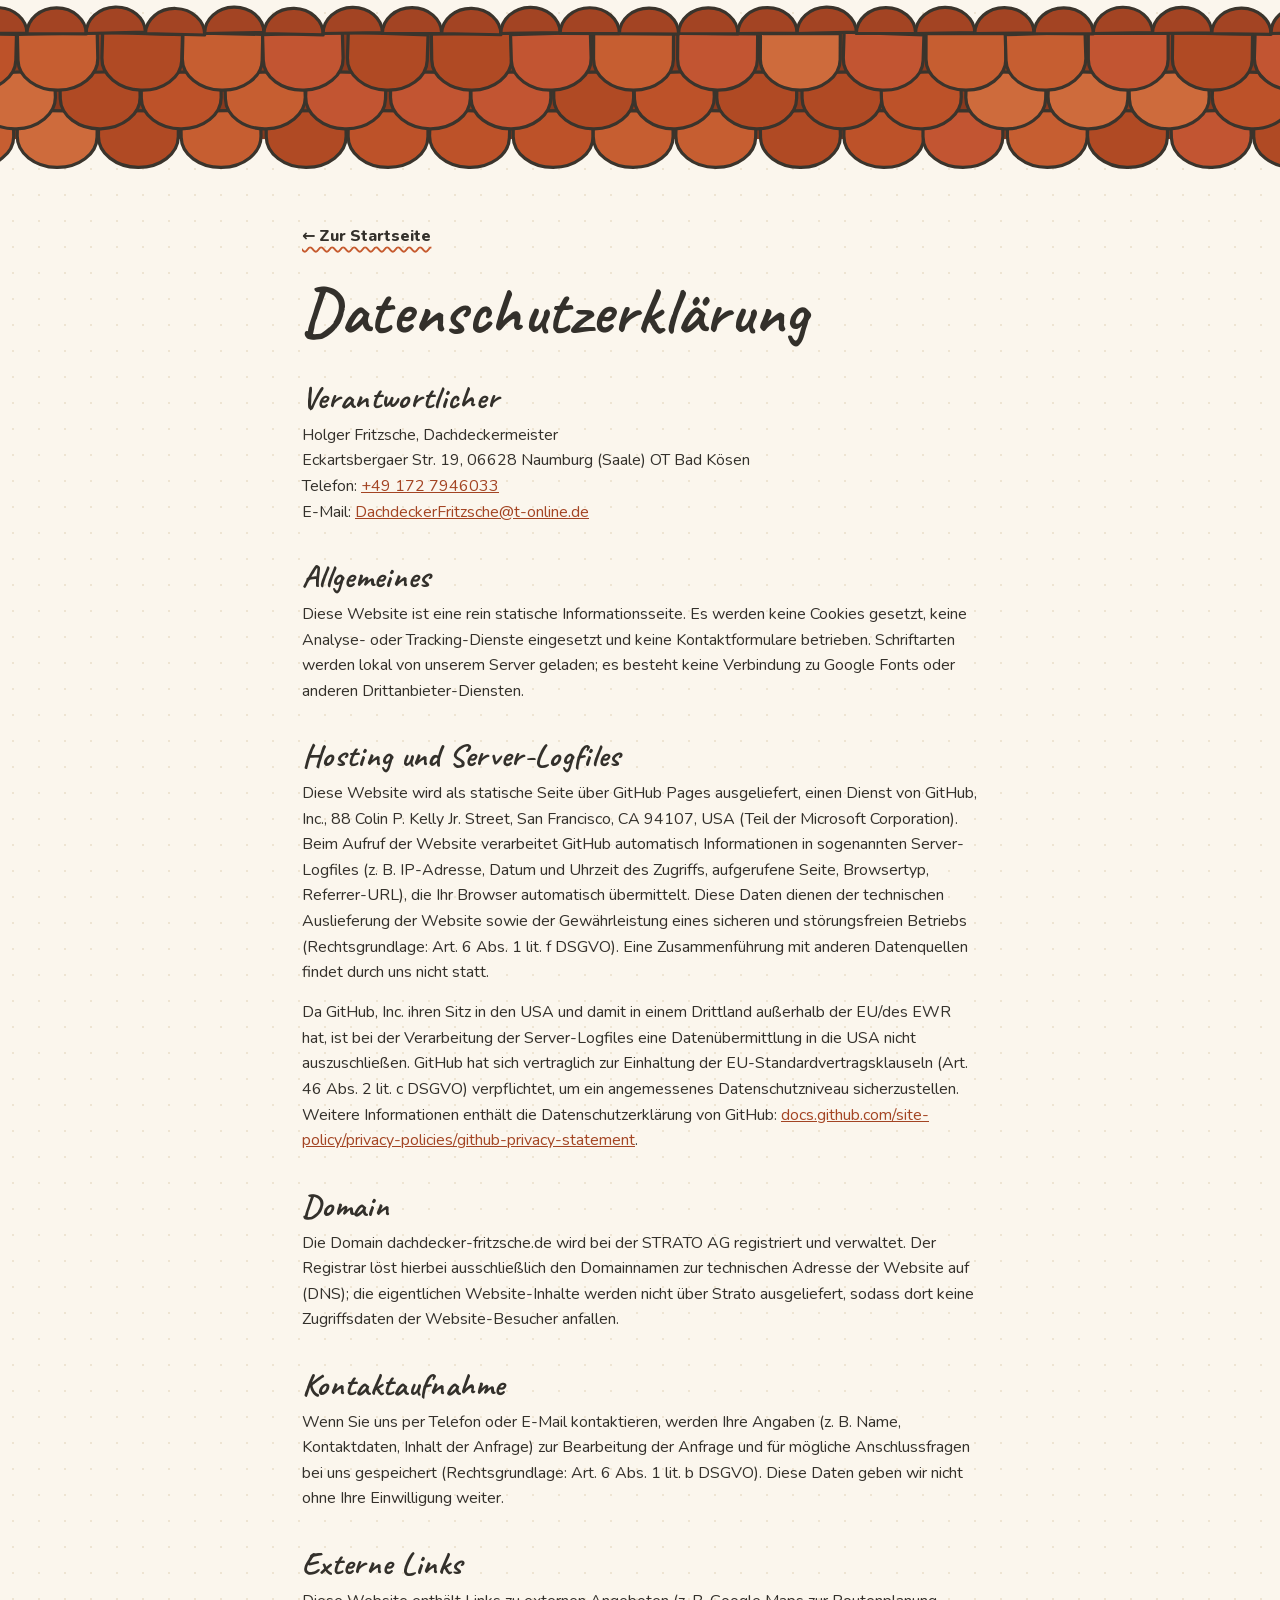
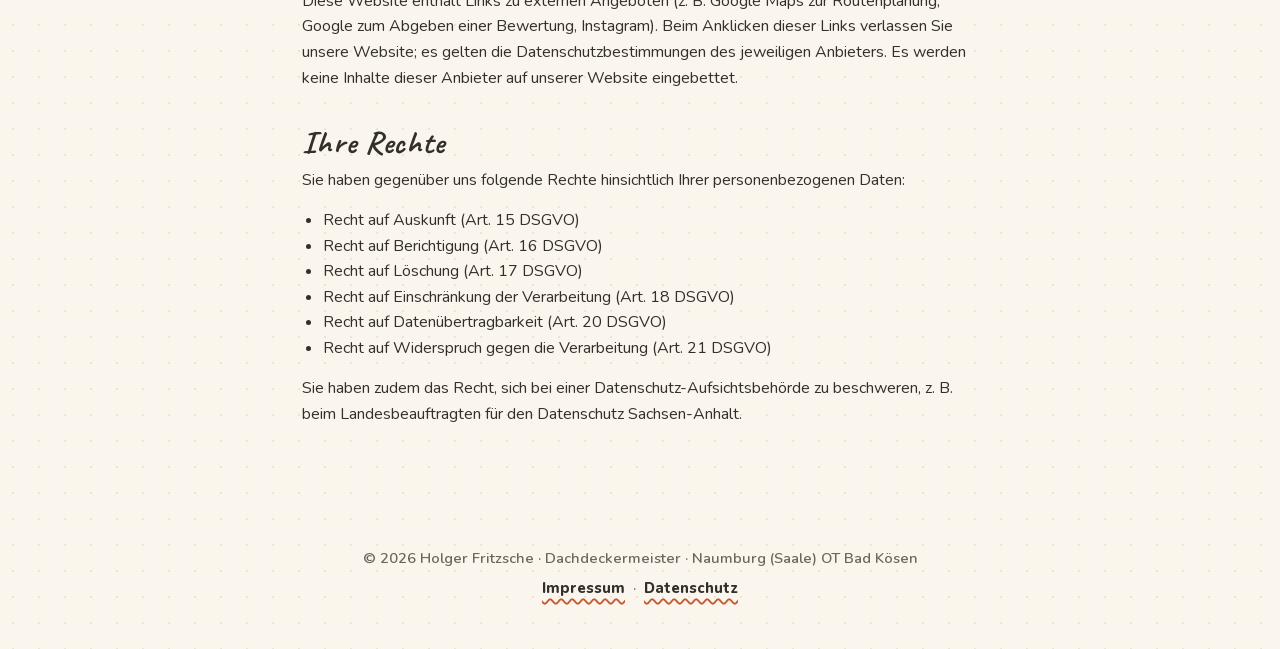
<file: datenschutz.html>
<!DOCTYPE html>
<html lang="de">
<head>
<meta charset="UTF-8">
<meta name="viewport" content="width=device-width, initial-scale=1.0">
<title>Datenschutzerklärung · Holger Fritzsche Dachdeckermeister</title>
<meta name="robots" content="noindex">
<link rel="icon" type="image/svg+xml" href="favicon.svg">
<link rel="stylesheet" href="style.css">
</head>
<body>

<header class="roof roof--small" aria-hidden="true">
  <svg class="roof-svg shingle-wrap" viewBox="0 0 1480 132" preserveAspectRatio="xMidYMax slice" data-rows="3" data-sky="24">
    <g class="shingles"></g>
    <g class="ridge"></g>
  </svg>
</header>

<main>
  <div class="wrap prose">
    <a class="backlink" href="index.html">&larr; Zur Startseite</a>
    <h1>Datenschutzerklärung</h1>

    <h2>Verantwortlicher</h2>
    <p>
      Holger Fritzsche, Dachdeckermeister<br>
      Eckartsbergaer Str. 19, 06628 Naumburg (Saale) OT Bad Kösen<br>
      Telefon: <a href="tel:+491727946033">+49 172 7946033</a><br>
      E-Mail: <a href="mailto:DachdeckerFritzsche@t-online.de">DachdeckerFritzsche@t-online.de</a>
    </p>

    <h2>Allgemeines</h2>
    <p>
      Diese Website ist eine rein statische Informationsseite. Es werden keine Cookies gesetzt,
      keine Analyse- oder Tracking-Dienste eingesetzt und keine Kontaktformulare betrieben.
      Schriftarten werden lokal von unserem Server geladen; es besteht keine Verbindung zu
      Google Fonts oder anderen Drittanbieter-Diensten.
    </p>

    <h2>Hosting und Server-Logfiles</h2>
    <p>
      Diese Website wird als statische Seite über GitHub Pages ausgeliefert, einen Dienst von
      GitHub, Inc., 88 Colin P. Kelly Jr. Street, San Francisco, CA 94107, USA (Teil der Microsoft
      Corporation). Beim Aufruf der Website verarbeitet GitHub automatisch Informationen in
      sogenannten Server-Logfiles (z.&nbsp;B. IP-Adresse, Datum und Uhrzeit des Zugriffs, aufgerufene
      Seite, Browsertyp, Referrer-URL), die Ihr Browser automatisch übermittelt. Diese Daten dienen
      der technischen Auslieferung der Website sowie der Gewährleistung eines sicheren und
      störungsfreien Betriebs (Rechtsgrundlage: Art. 6 Abs. 1 lit. f DSGVO). Eine Zusammenführung
      mit anderen Datenquellen findet durch uns nicht statt.
    </p>
    <p>
      Da GitHub, Inc. ihren Sitz in den USA und damit in einem Drittland außerhalb der EU/des EWR
      hat, ist bei der Verarbeitung der Server-Logfiles eine Datenübermittlung in die USA nicht
      auszuschließen. GitHub hat sich vertraglich zur Einhaltung der EU-Standardvertragsklauseln
      (Art. 46 Abs. 2 lit. c DSGVO) verpflichtet, um ein angemessenes Datenschutzniveau
      sicherzustellen. Weitere Informationen enthält die Datenschutzerklärung von GitHub:
      <a href="https://docs.github.com/site-policy/privacy-policies/github-privacy-statement" target="_blank" rel="noopener">docs.github.com/site-policy/privacy-policies/github-privacy-statement</a>.
    </p>

    <h2>Domain</h2>
    <p>
      Die Domain dachdecker-fritzsche.de wird bei der STRATO AG registriert und verwaltet. Der
      Registrar löst hierbei ausschließlich den Domainnamen zur technischen Adresse der Website
      auf (DNS); die eigentlichen Website-Inhalte werden nicht über Strato ausgeliefert, sodass
      dort keine Zugriffsdaten der Website-Besucher anfallen.
    </p>

    <h2>Kontaktaufnahme</h2>
    <p>
      Wenn Sie uns per Telefon oder E-Mail kontaktieren, werden Ihre Angaben
      (z.&nbsp;B. Name, Kontaktdaten, Inhalt der Anfrage) zur Bearbeitung der Anfrage und für
      mögliche Anschlussfragen bei uns gespeichert (Rechtsgrundlage: Art. 6 Abs. 1 lit. b DSGVO).
      Diese Daten geben wir nicht ohne Ihre Einwilligung weiter.
    </p>

    <h2>Externe Links</h2>
    <p>
      Diese Website enthält Links zu externen Angeboten (z.&nbsp;B. Google Maps zur Routenplanung,
      Google zum Abgeben einer Bewertung, Instagram). Beim Anklicken dieser Links verlassen Sie
      unsere Website; es gelten die
      Datenschutzbestimmungen des jeweiligen Anbieters. Es werden keine Inhalte dieser Anbieter
      auf unserer Website eingebettet.
    </p>

    <h2>Ihre Rechte</h2>
    <p>Sie haben gegenüber uns folgende Rechte hinsichtlich Ihrer personenbezogenen Daten:</p>
    <ul>
      <li>Recht auf Auskunft (Art. 15 DSGVO)</li>
      <li>Recht auf Berichtigung (Art. 16 DSGVO)</li>
      <li>Recht auf Löschung (Art. 17 DSGVO)</li>
      <li>Recht auf Einschränkung der Verarbeitung (Art. 18 DSGVO)</li>
      <li>Recht auf Datenübertragbarkeit (Art. 20 DSGVO)</li>
      <li>Recht auf Widerspruch gegen die Verarbeitung (Art. 21 DSGVO)</li>
    </ul>
    <p>
      Sie haben zudem das Recht, sich bei einer Datenschutz-Aufsichtsbehörde zu beschweren,
      z.&nbsp;B. beim Landesbeauftragten für den Datenschutz Sachsen-Anhalt.
    </p>
  </div>
</main>

<footer>
  <p>© <span class="year">2026</span> Holger Fritzsche · Dachdeckermeister · Naumburg (Saale) OT Bad Kösen</p>
  <p class="foot-links">
    <a href="impressum.html">Impressum</a> &nbsp;·&nbsp;
    <a href="datenschutz.html">Datenschutz</a>
  </p>
</footer>

<script src="doodles.js"></script>
</body>
</html>
</file>
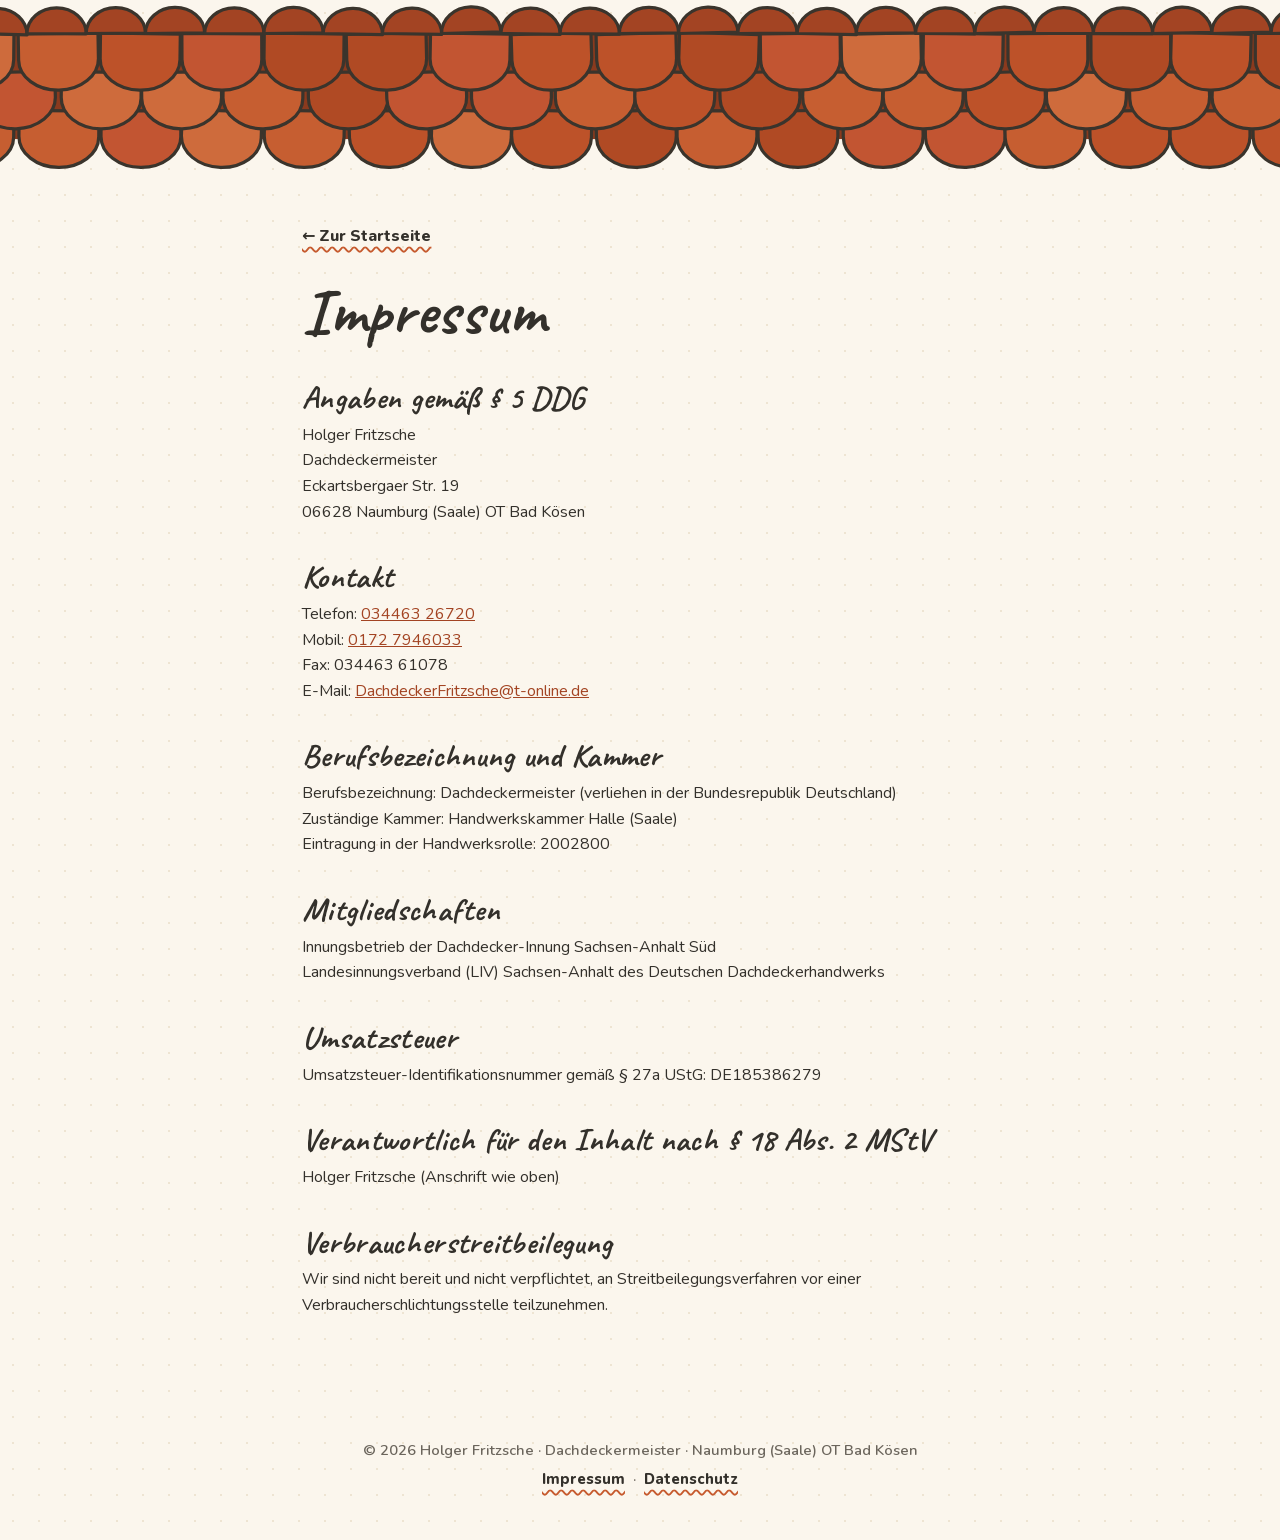
<file: impressum.html>
<!DOCTYPE html>
<html lang="de">
<head>
<meta charset="UTF-8">
<meta name="viewport" content="width=device-width, initial-scale=1.0">
<title>Impressum · Holger Fritzsche Dachdeckermeister</title>
<meta name="robots" content="noindex">
<link rel="icon" type="image/svg+xml" href="favicon.svg">
<link rel="stylesheet" href="style.css">
</head>
<body>

<header class="roof roof--small" aria-hidden="true">
  <svg class="roof-svg shingle-wrap" viewBox="0 0 1480 132" preserveAspectRatio="xMidYMax slice" data-rows="3" data-sky="24">
    <g class="shingles"></g>
    <g class="ridge"></g>
  </svg>
</header>

<main>
  <div class="wrap prose">
    <a class="backlink" href="index.html">&larr; Zur Startseite</a>
    <h1>Impressum</h1>

    <h2>Angaben gemäß § 5 DDG</h2>
    <p>
      Holger Fritzsche<br>
      Dachdeckermeister<br>
      Eckartsbergaer Str. 19<br>
      06628 Naumburg (Saale) OT Bad Kösen
    </p>

    <h2>Kontakt</h2>
    <p>
      Telefon: <a href="tel:+493446326720">034463 26720</a><br>
      Mobil: <a href="tel:+491727946033">0172 7946033</a><br>
      Fax: 034463 61078<br>
      E-Mail: <a href="mailto:DachdeckerFritzsche@t-online.de">DachdeckerFritzsche@t-online.de</a>
    </p>

    <h2>Berufsbezeichnung und Kammer</h2>
    <p>
      Berufsbezeichnung: Dachdeckermeister (verliehen in der Bundesrepublik Deutschland)<br>
      Zuständige Kammer: Handwerkskammer Halle (Saale)<br>
      Eintragung in der Handwerksrolle: 2002800
    </p>

    <h2>Mitgliedschaften</h2>
    <p>
      Innungsbetrieb der Dachdecker-Innung Sachsen-Anhalt Süd<br>
      Landesinnungsverband (LIV) Sachsen-Anhalt des Deutschen Dachdeckerhandwerks
    </p>

    <h2>Umsatzsteuer</h2>
    <p>
      Umsatzsteuer-Identifikationsnummer gemäß § 27a UStG:
      DE185386279
    </p>

    <h2>Verantwortlich für den Inhalt nach § 18 Abs. 2 MStV</h2>
    <p>Holger Fritzsche (Anschrift wie oben)</p>

    <h2>Verbraucherstreitbeilegung</h2>
    <p>
      Wir sind nicht bereit und nicht verpflichtet, an Streitbeilegungsverfahren vor einer
      Verbraucherschlichtungsstelle teilzunehmen.
    </p>
  </div>
</main>

<footer>
  <p>© <span class="year">2026</span> Holger Fritzsche · Dachdeckermeister · Naumburg (Saale) OT Bad Kösen</p>
  <p class="foot-links">
    <a href="impressum.html">Impressum</a> &nbsp;·&nbsp;
    <a href="datenschutz.html">Datenschutz</a>
  </p>
</footer>

<script src="doodles.js"></script>
</body>
</html>
</file>
<file: style.css>
/* ============================================================
   Holger Fritzsche · Dachdeckermeister — Doodle-Design
   ============================================================ */

/* ---------- Fonts (lokal gehostet, DSGVO-sicher) ---------- */
@font-face {
  font-family: 'Caveat';
  src: url('fonts/caveat.woff2') format('woff2');
  font-weight: 400 700;
  font-style: normal;
  font-display: swap;
}
@font-face {
  font-family: 'Nunito';
  src: url('fonts/nunito.woff2') format('woff2');
  font-weight: 200 1000;
  font-style: normal;
  font-display: swap;
}
@font-face {
  font-family: 'Nunito';
  src: url('fonts/nunito-italic.woff2') format('woff2');
  font-weight: 200 1000;
  font-style: italic;
  font-display: swap;
}

/* ---------- Grundgerüst ---------- */
:root {
  --paper: #FBF6ED;
  --paper-dot: #EEE4D2;
  --card: #FFFDF7;
  --ink: #33302B;
  --ink-line: #3A342C;
  --ink-soft: #6B655C;
  --brick: #C65A2E;
  --brick-deep: #A34423;
  --slate: #4E7A96;
  --sun: #E9B44C;
  --ok: #F6E3B8;

  --wobble-lg: 255px 20px 225px 20px / 20px 225px 20px 255px;
  --wobble-md: 160px 14px 190px 12px / 14px 170px 12px 200px;
  --wobble-sm: 90px 8px 100px 8px / 8px 95px 8px 105px;
}

* { margin: 0; padding: 0; box-sizing: border-box; }

html { scroll-behavior: smooth; }

body {
  font-family: 'Nunito', 'Segoe UI', system-ui, sans-serif;
  font-weight: 400;
  color: var(--ink);
  background-color: var(--paper);
  background-image: radial-gradient(var(--paper-dot) 1.2px, transparent 1.2px);
  background-size: 26px 26px;
  line-height: 1.6;
}

::selection { background: var(--sun); color: var(--ink); }

a { color: var(--brick-deep); }

:focus-visible {
  outline: 3px solid var(--slate);
  outline-offset: 3px;
  border-radius: 6px;
}

.wrap {
  max-width: 1040px;
  margin: 0 auto;
  padding: 0 22px;
}

section { position: relative; overflow-x: clip; }

/* ---------- Dach-Header ---------- */
.roof {
  position: relative;
  height: clamp(170px, 24vw, 260px);
  line-height: 0;
}
.roof--small { height: clamp(110px, 14vw, 170px); }

.roof-svg {
  width: 100%;
  height: 100%;
  display: block;
}

.shingle-wrap .shingle {
  stroke: var(--ink-line);
  stroke-width: 2.5;
  stroke-linejoin: round;
}
.shingle {
  transform-box: fill-box;
  transform-origin: center;
  animation: shingle-in .55s cubic-bezier(.2, 1.5, .4, 1) backwards;
  animation-delay: var(--d, 0ms);
}
@keyframes shingle-in {
  from { opacity: 0; transform: scale(.4) rotate(6deg); }
  to   { opacity: 1; transform: none; }
}

.ridgecap {
  fill: var(--brick-deep);
  stroke: var(--ink-line);
  stroke-width: 2.5;
  stroke-linejoin: round;
  transform-box: fill-box;
  transform-origin: center;
  animation: shingle-in .5s cubic-bezier(.2, 1.5, .4, 1) backwards;
  animation-delay: var(--d, 0ms);
}

/* Schornstein-Rauch */
.puff {
  fill: var(--card);
  stroke: var(--ink-line);
  stroke-width: 2.5;
  opacity: 0;
  transform-box: fill-box;
  transform-origin: center;
  animation: puff-rise 5.5s ease-out infinite;
}
.puff.p2 { animation-delay: 1.8s; }
.puff.p3 { animation-delay: 3.6s; }
@keyframes puff-rise {
  0%   { opacity: 0; transform: translateY(10px) scale(.4); }
  15%  { opacity: .9; }
  70%  { opacity: .35; }
  100% { opacity: 0; transform: translateY(-52px) scale(1.6); }
}

/* Vogel auf dem First */
.bird {
  transform-box: fill-box;
  transform-origin: bottom center;
  animation: bird-hop 9s ease-in-out infinite;
}
@keyframes bird-hop {
  0%, 88%, 100% { transform: none; }
  90% { transform: translateY(-8px) rotate(-3deg); }
  92% { transform: none; }
  94% { transform: translateY(-5px) rotate(2deg); }
  96% { transform: none; }
}

/* Wolken ziehen vorbei */
.cloud { animation: cloud-drift 120s linear infinite; }
.cloud.c2 { animation-duration: 160s; animation-delay: -70s; }
@keyframes cloud-drift {
  from { transform: translateX(-300px); }
  to   { transform: translateX(1800px); }
}

/* Möwe */
.flybird { animation: fly-by 75s linear infinite; }
@keyframes fly-by {
  from { transform: translateX(1700px); }
  to   { transform: translateX(-260px); }
}

/* ---------- Doodle-Grundzutaten ---------- */
.doodle-stroke {
  fill: none;
  stroke: var(--ink-line);
  stroke-width: 3;
  stroke-linecap: round;
  stroke-linejoin: round;
}

.draw.drawn {
  transition: stroke-dashoffset 1.2s ease .15s;
  stroke-dashoffset: 0 !important;
}

.bob { animation: bob 5s ease-in-out infinite alternate; }
@keyframes bob {
  from { transform: translateY(-5px) rotate(-2deg); }
  to   { transform: translateY(6px) rotate(2.5deg); }
}

.sun-spin {
  transform-box: fill-box;
  transform-origin: center;
  animation: spin 70s linear infinite;
}
@keyframes spin { to { transform: rotate(360deg); } }

@keyframes wiggle {
  0%, 100% { transform: rotate(0); }
  25% { transform: rotate(-5deg); }
  60% { transform: rotate(4deg); }
}

.float-doodle {
  position: absolute;
  pointer-events: none;
  color: var(--ink-soft);
}
@media (max-width: 860px) {
  .float-doodle--desktop { display: none; }
}

/* ---------- Typo ---------- */
h1, h2 {
  font-family: 'Caveat', cursive;
  font-weight: 700;
  line-height: 1.05;
  letter-spacing: .01em;
}

.kicker {
  display: block;
  font-family: 'Nunito', sans-serif;
  font-weight: 800;
  font-size: .82rem;
  text-transform: uppercase;
  letter-spacing: .17em;
  color: var(--brick-deep);
  margin-bottom: .4rem;
}

.section-head { text-align: center; margin-bottom: clamp(2rem, 5vw, 3.2rem); }
.section-head h2 { font-size: clamp(2.6rem, 6vw, 3.6rem); }
.section-head .squiggle { display: block; margin: .2rem auto 0; color: var(--brick); }

/* ---------- Hero ---------- */
.hero {
  text-align: center;
  padding: clamp(2.2rem, 5vw, 4rem) 0 clamp(2.6rem, 6vw, 4.5rem);
}

.hero h1 {
  font-size: clamp(3.2rem, 9vw, 5rem);
  color: var(--ink);
}

.hero .meister {
  display: block;
  font-family: 'Nunito', sans-serif;
  font-weight: 800;
  font-size: clamp(.95rem, 2.6vw, 1.2rem);
  text-transform: uppercase;
  letter-spacing: .22em;
  color: var(--brick-deep);
  margin-top: .5rem;
}

.hero .tagline {
  margin-top: 1.1rem;
  font-family: 'Caveat', cursive;
  font-weight: 600;
  font-size: clamp(1.6rem, 4.5vw, 2.1rem);
  line-height: 1.2;
  color: var(--ink);
}

.hero .ort {
  margin: .5rem 0 0;
  font-size: clamp(1rem, 2.6vw, 1.12rem);
  color: var(--ink-soft);
  font-weight: 600;
}

.cta-row {
  display: flex;
  flex-wrap: wrap;
  justify-content: center;
  gap: 15px;
  margin-top: clamp(1.6rem, 3.5vw, 2.2rem);
  position: relative;
}

.phone-line {
  margin-top: 1.1rem;
  font-weight: 700;
  font-size: .98rem;
  color: var(--ink-soft);
}
.phone-line a {
  color: var(--ink);
  font-weight: 800;
  text-decoration: underline wavy var(--brick) 1.5px;
  text-underline-offset: 5px;
}
.phone-line a:hover { color: var(--brick-deep); }

.trust-row {
  display: flex;
  flex-wrap: wrap;
  justify-content: center;
  gap: 12px;
  margin-top: 1.3rem;
}

/* Pfeil-Doodle neben den Buttons */
.cta-note {
  position: absolute;
  right: max(0px, calc(50% - 460px));
  top: -74px;
  width: 150px;
  text-align: left;
  color: var(--ink-soft);
  pointer-events: none;
}
.cta-note .note-text {
  font-family: 'Caveat', cursive;
  font-weight: 700;
  font-size: 1.5rem;
  transform: rotate(-7deg);
  display: block;
  color: var(--brick-deep);
}
.cta-note svg { width: 74px; height: 58px; margin-left: 34px; }
@media (max-width: 960px) { .cta-note { display: none; } }

/* ---------- Buttons ---------- */
.btn {
  display: inline-flex;
  align-items: center;
  gap: 11px;
  font-family: 'Nunito', sans-serif;
  font-weight: 800;
  font-size: 1.06rem;
  text-decoration: none;
  color: var(--ink);
  background: var(--card);
  border: 2.5px solid var(--ink-line);
  border-radius: var(--wobble-md);
  padding: 15px 26px;
  box-shadow: 3px 4px 0 var(--ink-line);
  transition: transform .18s ease, box-shadow .18s ease;
  cursor: pointer;
}
.btn svg { width: 22px; height: 22px; flex: none; }
.btn:hover, .btn:focus-visible {
  transform: translate(-1px, -3px) rotate(-.6deg);
  box-shadow: 5px 8px 0 var(--ink-line);
}
.btn:hover svg { animation: wiggle .5s ease; }
.btn:active {
  transform: translate(2px, 3px);
  box-shadow: 1px 1px 0 var(--ink-line);
}
.btn--primary {
  background: var(--brick);
  color: #FFF6EC;
}

/* ---------- Leistungen ---------- */
.services { padding: clamp(2.5rem, 6vw, 4.5rem) 0; }

.cards {
  display: grid;
  grid-template-columns: repeat(auto-fit, minmax(250px, 1fr));
  gap: clamp(20px, 3.5vw, 34px);
}

.card {
  background: var(--card);
  border: 2.5px solid var(--ink-line);
  border-radius: var(--wobble-lg);
  box-shadow: 4px 5px 0 var(--ink-line);
  padding: clamp(24px, 3.5vw, 34px);
  text-align: center;
  transition: transform .22s ease, box-shadow .22s ease;
}
.card:nth-child(odd) { transform: rotate(-.8deg); }
.card:nth-child(even) { transform: rotate(.7deg); }
.card:hover {
  transform: rotate(0) translateY(-5px);
  box-shadow: 6px 9px 0 var(--ink-line);
}

.card .icon {
  width: 74px;
  height: 74px;
  margin: 0 auto 14px;
  color: var(--brick);
  display: block;
}
.card:hover .icon { animation: wiggle .6s ease; }

.card h3 {
  font-family: 'Caveat', cursive;
  font-weight: 700;
  font-size: 1.9rem;
  margin-bottom: .35rem;
}
.card p { color: var(--ink-soft); font-weight: 600; font-size: .98rem; }

/* Leistungs-Karten mit Titelzeile */
.cards--services { grid-template-columns: 1fr; }
@media (min-width: 700px) {
  .cards--services { grid-template-columns: 1fr 1fr; }
}

.card--service { text-align: left; }
.card--service:nth-child(odd) { transform: rotate(-.5deg); }
.card--service:nth-child(even) { transform: rotate(.45deg); }

.service-head {
  display: flex;
  align-items: center;
  gap: 14px;
  margin-bottom: .6rem;
}
.card--service .icon {
  width: 56px;
  height: 56px;
  margin: 0;
  flex: none;
}
.card--service h3 { margin-bottom: 0; font-size: 1.8rem; }
.card--service p { font-size: .95rem; line-height: 1.55; }

/* Chip-Wolke */
.more-services {
  margin-top: clamp(1.8rem, 4vw, 2.6rem);
  text-align: center;
}
.more-title {
  font-family: 'Caveat', cursive;
  font-weight: 700;
  font-size: 1.7rem;
  color: var(--ink);
  margin-bottom: .9rem;
}
.chip-cloud {
  display: flex;
  flex-wrap: wrap;
  justify-content: center;
  gap: 10px 12px;
  max-width: 760px;
  margin: 0 auto;
}
.tagchip {
  font-weight: 700;
  font-size: .88rem;
  color: var(--ink);
  background: var(--card);
  border: 2px solid var(--ink-line);
  border-radius: var(--wobble-sm);
  box-shadow: 2px 2.5px 0 var(--ink-line);
  padding: 6px 14px;
}
.tagchip:nth-child(3n) { transform: rotate(-1.2deg); }
.tagchip:nth-child(3n+1) { transform: rotate(.9deg); }

/* ---------- Über uns ---------- */
.about {
  padding: clamp(2.5rem, 6vw, 4.5rem) 0;
  text-align: center;
}
.about blockquote {
  font-family: 'Caveat', cursive;
  font-weight: 600;
  font-size: clamp(1.7rem, 4.5vw, 2.5rem);
  line-height: 1.3;
  max-width: 42rem;
  margin: 0 auto;
  color: var(--ink);
}
.about blockquote .mark { color: var(--brick); }
.badge {
  display: inline-block;
  font-weight: 800;
  font-size: .85rem;
  text-transform: uppercase;
  letter-spacing: .14em;
  color: var(--ink);
  background: var(--sun);
  border: 2.5px solid var(--ink-line);
  border-radius: var(--wobble-sm);
  box-shadow: 2.5px 3px 0 var(--ink-line);
  padding: 9px 20px;
  transform: rotate(-1.5deg);
}
.badge--paper { background: var(--card); transform: rotate(1deg); }
.badge--inline {
  font-size: .74rem;
  padding: 7px 14px;
  letter-spacing: .1em;
  box-shadow: 2px 2.5px 0 var(--ink-line);
  border-width: 2px;
}

.badges-row {
  display: flex;
  flex-wrap: wrap;
  justify-content: center;
  gap: 14px;
  margin-top: 1.5rem;
}

/* ---------- Google-Bewertung ---------- */
.review { padding: clamp(2.5rem, 6vw, 4.5rem) 0 0; }

.review-card {
  background: var(--card);
  border: 2.5px solid var(--ink-line);
  border-radius: var(--wobble-lg);
  box-shadow: 4px 5px 0 var(--ink-line);
  max-width: 620px;
  margin: 0 auto;
  padding: clamp(1.8rem, 4vw, 2.6rem) clamp(1.2rem, 4vw, 2.4rem);
  text-align: center;
  transform: rotate(-.4deg);
}

.review-stars {
  width: clamp(230px, 60vw, 320px);
  height: auto;
  display: block;
  margin: 0 auto .6rem;
}

.review-card h2 {
  font-size: clamp(2.1rem, 5vw, 2.7rem);
}

.review-text {
  max-width: 26rem;
  margin: .5rem auto 1.3rem;
  color: var(--ink-soft);
  font-weight: 600;
}

.review-hint {
  margin-top: .8rem;
  font-size: .82rem;
  font-weight: 700;
  color: var(--slate);
}

/* ---------- Kontakt ---------- */
.contact { padding: clamp(2.5rem, 6vw, 4.5rem) 0 clamp(2.5rem, 6vw, 4rem); }

.contact-note {
  display: inline-flex;
  align-items: center;
  gap: 8px;
  margin-top: 1rem;
  font-weight: 700;
  font-size: .95rem;
  color: var(--ink-soft);
  border: 2px dashed var(--ink-soft);
  border-radius: var(--wobble-sm);
  padding: 7px 16px;
}
.contact-note svg { color: var(--brick-deep); flex: none; }

.contact-card {
  background: var(--card);
  border: 2.5px solid var(--ink-line);
  border-radius: 26px 18px 30px 16px / 18px 26px 16px 30px;
  box-shadow: 5px 6px 0 var(--ink-line);
  max-width: 760px;
  margin: 0 auto;
  overflow: hidden;
}

.contact-row {
  display: flex;
  align-items: center;
  gap: 8px;
  padding: 6px 18px 6px 6px;
}
.contact-row + .contact-row { border-top: 2.5px dashed var(--ink-soft); }

.contact-main {
  flex: 1;
  display: flex;
  align-items: center;
  gap: 18px;
  text-decoration: none;
  color: var(--ink);
  padding: 16px 14px;
  border-radius: 18px;
  min-width: 0;
}
.contact-main:hover { background: rgba(233, 180, 76, .18); }
.contact-main:hover .contact-icon { animation: wiggle .5s ease; color: var(--brick); }

.contact-icon {
  width: 46px;
  height: 46px;
  flex: none;
  color: var(--brick-deep);
}

.contact-text { min-width: 0; }
.contact-label {
  display: block;
  font-weight: 800;
  font-size: .76rem;
  text-transform: uppercase;
  letter-spacing: .15em;
  color: var(--ink-soft);
}
.contact-value {
  display: block;
  font-family: 'Caveat', cursive;
  font-weight: 700;
  font-size: clamp(1.45rem, 4.2vw, 2rem);
  line-height: 1.15;
  overflow-wrap: anywhere;
}
.contact-hint {
  display: block;
  font-size: .85rem;
  font-weight: 700;
  color: var(--slate);
}

.chip {
  flex: none;
  font-family: 'Nunito', sans-serif;
  font-weight: 800;
  font-size: .78rem;
  color: var(--ink);
  background: var(--paper);
  border: 2px solid var(--ink-line);
  border-radius: var(--wobble-sm);
  box-shadow: 2px 2.5px 0 var(--ink-line);
  padding: 7px 13px;
  cursor: pointer;
  transition: transform .15s ease, box-shadow .15s ease, background .2s ease;
}
.chip:hover { transform: translate(-1px, -1px); box-shadow: 3px 4px 0 var(--ink-line); }
.chip:active { transform: translate(1px, 2px); box-shadow: 0 1px 0 var(--ink-line); }
.chip.ok { background: var(--ok); }
@media (max-width: 560px) { .chip { display: none; } }

/* ---------- Galerie ---------- */
.gallery { padding: clamp(2.5rem, 6vw, 4.5rem) 0 0; }
.gallery .section-head { margin-bottom: .4rem; }

.gallery-shell { position: relative; }

.gallery-scroller {
  --gal-h: clamp(200px, 36vw, 320px);
  display: flex;
  gap: 24px;
  overflow-x: auto;
  overscroll-behavior-x: contain;
  scroll-snap-type: x mandatory;
  padding: 38px max(22px, calc(50% - 498px)) 32px;
  scroll-padding-inline: max(22px, calc(50% - 498px));
  scrollbar-width: none;
}
.gallery-scroller::-webkit-scrollbar { display: none; }

.gallery-item {
  position: relative;
  flex: 0 0 auto;
  width: max-content;
  margin: 0;
  scroll-snap-align: center;
  background: var(--card);
  border: 2.5px solid var(--ink-line);
  border-radius: 18px 14px 20px 12px / 14px 20px 12px 18px;
  box-shadow: 4px 5px 0 var(--ink-line);
  padding: 10px 10px 4px;
  transition: transform .22s ease, box-shadow .22s ease;
}
.gallery-item:nth-child(odd) { transform: rotate(-.8deg); }
.gallery-item:nth-child(even) { transform: rotate(.7deg); }
.gallery-item:hover {
  transform: rotate(0) translateY(-5px);
  box-shadow: 6px 9px 0 var(--ink-line);
}

.gallery-media {
  height: var(--gal-h);
  border: 2px dashed var(--ink-soft);
  border-radius: 10px;
  overflow: hidden;
}
/* Explizite Breiten statt aspect-ratio — Safari leitet die Breite aus
   Höhe+aspect-ratio im Flex-Karussell nicht zuverlässig ab. */
.is-land .gallery-media { width: calc(var(--gal-h) * 4 / 3); }
.is-port .gallery-media { width: calc(var(--gal-h) * 3 / 4); }
.gallery-media svg { width: 100%; height: 100%; display: block; }

.gallery-item figcaption {
  font-family: 'Caveat', cursive;
  font-weight: 700;
  font-size: 1.2rem;
  text-align: center;
  color: var(--ink-soft);
  padding: .35rem 0 .25rem;
}

/* Kleines Dach über jedem Bilderrahmen — volle Rahmenbreite */
.gallery-roof {
  position: absolute;
  top: -18px;
  left: -6px;
  right: -6px;
  height: 26px;
  pointer-events: none;
  z-index: 2;
  filter: drop-shadow(1.5px 2px 0 rgba(46, 42, 38, .16));
}
.gallery-roof svg { display: block; width: 100%; height: 100%; }

.gal-btn {
  position: absolute;
  top: 50%;
  transform: translateY(-50%);
  z-index: 3;
  width: 52px;
  height: 52px;
  display: flex;
  align-items: center;
  justify-content: center;
  color: var(--ink);
  background: var(--card);
  border: 2.5px solid var(--ink-line);
  border-radius: 46% 54% 52% 48% / 52% 46% 54% 48%;
  box-shadow: 2.5px 3.5px 0 var(--ink-line);
  cursor: pointer;
  transition: transform .15s ease, box-shadow .15s ease, opacity .2s ease;
}
.gal-btn svg { width: 22px; height: 22px; }
.gal-btn.prev { left: clamp(8px, 2vw, 28px); }
.gal-btn.next { right: clamp(8px, 2vw, 28px); }
.gal-btn:hover { transform: translateY(-50%) translate(-1px, -2px); box-shadow: 4px 5.5px 0 var(--ink-line); }
.gal-btn:active { transform: translateY(-50%) translate(1px, 2px); box-shadow: 1px 1px 0 var(--ink-line); }
.gal-btn[disabled] { opacity: .35; cursor: default; pointer-events: none; }
@media (max-width: 600px) {
  .gal-btn { width: 44px; height: 44px; }
  .gal-btn svg { width: 18px; height: 18px; }
}

/* ---------- Skyline + Footer ---------- */
.skyline {
  margin-top: clamp(1.5rem, 4vw, 3rem);
  line-height: 0;
}
.skyline svg {
  width: 100%;
  max-width: 1480px;
  height: auto;
  display: block;
  margin: 0 auto;
}

footer {
  text-align: center;
  padding: 1.6rem 22px 3rem;
  font-weight: 600;
  color: var(--ink-soft);
  font-size: .92rem;
}
footer .foot-sub { font-size: .84rem; margin-top: .25rem; }
footer .foot-review { margin-top: .6rem; font-size: .9rem; }
footer .foot-links { margin-top: .4rem; }
footer a {
  color: var(--ink);
  font-weight: 800;
  text-decoration: underline wavy var(--brick) 1.5px;
  text-underline-offset: 5px;
}
footer a:hover { color: var(--brick-deep); }

/* ---------- Mobile-Leiste (schnell anrufen) ---------- */
.mobile-bar {
  display: none;
  position: fixed;
  left: 0; right: 0; bottom: 0;
  z-index: 50;
  background: var(--card);
  border-top: 2.5px solid var(--ink-line);
  padding-bottom: env(safe-area-inset-bottom);
}
.mobile-bar a {
  flex: 1;
  display: flex;
  flex-direction: column;
  align-items: center;
  gap: 3px;
  padding: 10px 4px 9px;
  text-decoration: none;
  font-weight: 800;
  font-size: .74rem;
  letter-spacing: .06em;
  text-transform: uppercase;
  color: var(--ink);
}
.mobile-bar a + a { border-left: 2px dashed var(--ink-soft); }
.mobile-bar a svg { width: 24px; height: 24px; }
.mobile-bar .bar-primary { background: var(--brick); color: #FFF6EC; }

@media (max-width: 719px) {
  .mobile-bar { display: flex; }
  body { padding-bottom: calc(72px + env(safe-area-inset-bottom)); }
}

/* ---------- Unterseiten (Impressum / Datenschutz) ---------- */
.prose {
  max-width: 720px;
  padding-top: clamp(2rem, 5vw, 3.4rem);
  padding-bottom: clamp(3rem, 7vw, 5rem);
}
.prose h1 { font-size: clamp(2.8rem, 7vw, 4rem); margin-bottom: 1.6rem; }
.prose h2 {
  font-size: 2rem;
  margin: 2.2rem 0 .5rem;
}
.prose p, .prose ul { margin-bottom: .9rem; }
.prose ul { padding-left: 1.3rem; }
.prose .backlink {
  display: inline-block;
  margin-bottom: 1.8rem;
  font-weight: 800;
  text-decoration: underline wavy var(--brick) 1.5px;
  text-underline-offset: 5px;
  color: var(--ink);
}
.todo {
  background: linear-gradient(120deg, rgba(233, 180, 76, .55), rgba(233, 180, 76, .35));
  padding: 1px 6px;
  border-radius: 6px;
  font-weight: 700;
}

/* ---------- Reduzierte Bewegung ---------- */
@media (prefers-reduced-motion: reduce) {
  *, *::before, *::after {
    animation-duration: .01ms !important;
    animation-iteration-count: 1 !important;
    transition-duration: .01ms !important;
  }
  html { scroll-behavior: auto; }
  .puff { opacity: 0 !important; }
}
</file>
